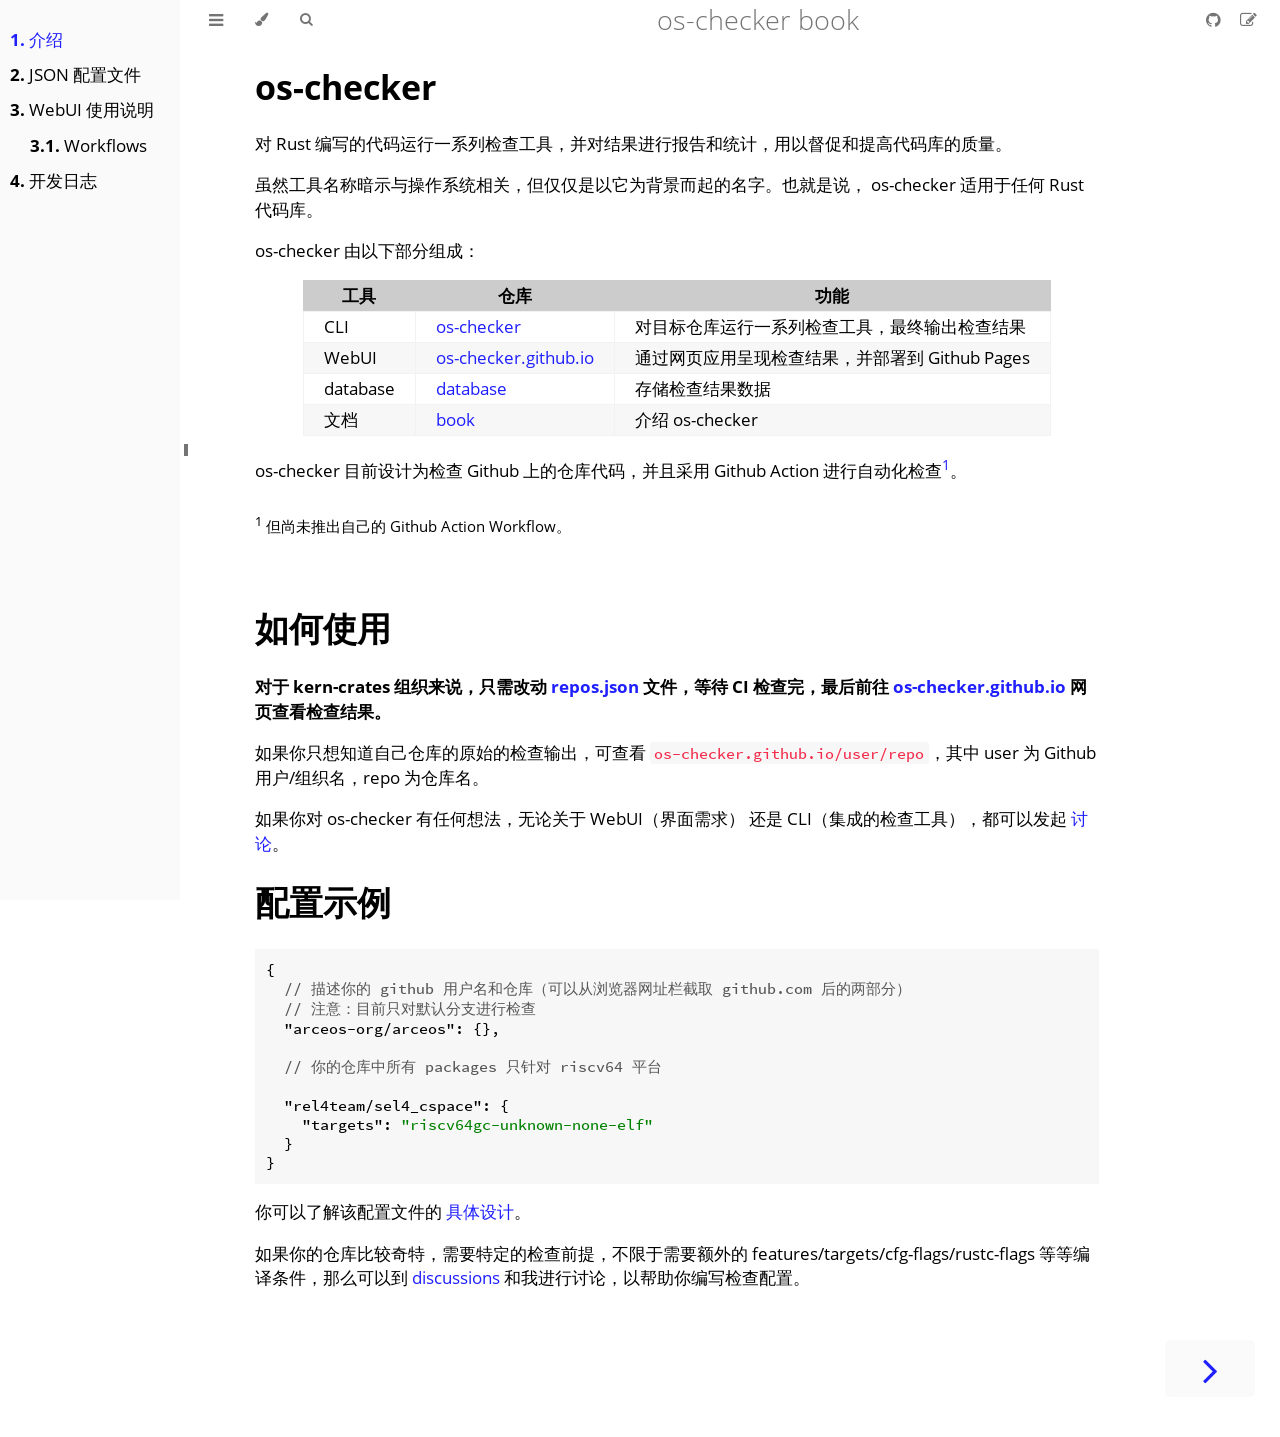
<file: index.html>
<!DOCTYPE HTML>
<html lang="zh" class="light" dir="ltr">
    <head>
        <!-- Book generated using mdBook -->
        <meta charset="UTF-8">
        <title>介绍 - os-checker book</title>


        <!-- Custom HTML head -->
        
        <meta name="description" content="">
        <meta name="viewport" content="width=device-width, initial-scale=1">
        <meta name="theme-color" content="#ffffff">

        <link rel="icon" href="favicon.svg">
        <link rel="shortcut icon" href="favicon.png">
        <link rel="stylesheet" href="css/variables.css">
        <link rel="stylesheet" href="css/general.css">
        <link rel="stylesheet" href="css/chrome.css">

        <!-- Fonts -->
        <link rel="stylesheet" href="FontAwesome/css/font-awesome.css">
        <link rel="stylesheet" href="fonts/fonts.css">

        <!-- Highlight.js Stylesheets -->
        <link rel="stylesheet" href="highlight.css">
        <link rel="stylesheet" href="tomorrow-night.css">
        <link rel="stylesheet" href="ayu-highlight.css">

        <!-- Custom theme stylesheets -->
        <link rel="stylesheet" href="theme/pagetoc.css">

    </head>
    <body class="sidebar-visible no-js">
    <div id="body-container">
        <!-- Provide site root to javascript -->
        <script>
            var path_to_root = "";
            var default_theme = window.matchMedia("(prefers-color-scheme: dark)").matches ? "navy" : "light";
        </script>

        <!-- Work around some values being stored in localStorage wrapped in quotes -->
        <script>
            try {
                var theme = localStorage.getItem('mdbook-theme');
                var sidebar = localStorage.getItem('mdbook-sidebar');

                if (theme.startsWith('"') && theme.endsWith('"')) {
                    localStorage.setItem('mdbook-theme', theme.slice(1, theme.length - 1));
                }

                if (sidebar.startsWith('"') && sidebar.endsWith('"')) {
                    localStorage.setItem('mdbook-sidebar', sidebar.slice(1, sidebar.length - 1));
                }
            } catch (e) { }
        </script>

        <!-- Set the theme before any content is loaded, prevents flash -->
        <script>
            var theme;
            try { theme = localStorage.getItem('mdbook-theme'); } catch(e) { }
            if (theme === null || theme === undefined) { theme = default_theme; }
            var html = document.querySelector('html');
            html.classList.remove('light')
            html.classList.add(theme);
            var body = document.querySelector('body');
            body.classList.remove('no-js')
            body.classList.add('js');
        </script>

        <input type="checkbox" id="sidebar-toggle-anchor" class="hidden">

        <!-- Hide / unhide sidebar before it is displayed -->
        <script>
            var body = document.querySelector('body');
            var sidebar = null;
            var sidebar_toggle = document.getElementById("sidebar-toggle-anchor");
            if (document.body.clientWidth >= 1080) {
                try { sidebar = localStorage.getItem('mdbook-sidebar'); } catch(e) { }
                sidebar = sidebar || 'visible';
            } else {
                sidebar = 'hidden';
            }
            sidebar_toggle.checked = sidebar === 'visible';
            body.classList.remove('sidebar-visible');
            body.classList.add("sidebar-" + sidebar);
        </script>

        <nav id="sidebar" class="sidebar" aria-label="Table of contents">
            <div class="sidebar-scrollbox">
                <ol class="chapter"><li class="chapter-item expanded "><a href="index.html" class="active"><strong aria-hidden="true">1.</strong> 介绍</a></li><li class="chapter-item expanded "><a href="config.html"><strong aria-hidden="true">2.</strong> JSON 配置文件</a></li><li class="chapter-item expanded "><a href="WebUI.html"><strong aria-hidden="true">3.</strong> WebUI 使用说明</a></li><li><ol class="section"><li class="chapter-item expanded "><a href="WebUI/workflows.html"><strong aria-hidden="true">3.1.</strong> Workflows</a></li></ol></li><li class="chapter-item expanded "><a href="devlogs.html"><strong aria-hidden="true">4.</strong> 开发日志</a></li></ol>
            </div>
            <div id="sidebar-resize-handle" class="sidebar-resize-handle">
                <div class="sidebar-resize-indicator"></div>
            </div>
        </nav>

        <!-- Track and set sidebar scroll position -->
        <script>
            var sidebarScrollbox = document.querySelector('#sidebar .sidebar-scrollbox');
            sidebarScrollbox.addEventListener('click', function(e) {
                if (e.target.tagName === 'A') {
                    sessionStorage.setItem('sidebar-scroll', sidebarScrollbox.scrollTop);
                }
            }, { passive: true });
            var sidebarScrollTop = sessionStorage.getItem('sidebar-scroll');
            sessionStorage.removeItem('sidebar-scroll');
            if (sidebarScrollTop) {
                // preserve sidebar scroll position when navigating via links within sidebar
                sidebarScrollbox.scrollTop = sidebarScrollTop;
            } else {
                // scroll sidebar to current active section when navigating via "next/previous chapter" buttons
                var activeSection = document.querySelector('#sidebar .active');
                if (activeSection) {
                    activeSection.scrollIntoView({ block: 'center' });
                }
            }
        </script>

        <div id="page-wrapper" class="page-wrapper">

            <div class="page">
                                <div id="menu-bar-hover-placeholder"></div>
                <div id="menu-bar" class="menu-bar sticky">
                    <div class="left-buttons">
                        <label id="sidebar-toggle" class="icon-button" for="sidebar-toggle-anchor" title="Toggle Table of Contents" aria-label="Toggle Table of Contents" aria-controls="sidebar">
                            <i class="fa fa-bars"></i>
                        </label>
                        <button id="theme-toggle" class="icon-button" type="button" title="Change theme" aria-label="Change theme" aria-haspopup="true" aria-expanded="false" aria-controls="theme-list">
                            <i class="fa fa-paint-brush"></i>
                        </button>
                        <ul id="theme-list" class="theme-popup" aria-label="Themes" role="menu">
                            <li role="none"><button role="menuitem" class="theme" id="light">Light</button></li>
                            <li role="none"><button role="menuitem" class="theme" id="rust">Rust</button></li>
                            <li role="none"><button role="menuitem" class="theme" id="coal">Coal</button></li>
                            <li role="none"><button role="menuitem" class="theme" id="navy">Navy</button></li>
                            <li role="none"><button role="menuitem" class="theme" id="ayu">Ayu</button></li>
                        </ul>
                        <button id="search-toggle" class="icon-button" type="button" title="Search. (Shortkey: s)" aria-label="Toggle Searchbar" aria-expanded="false" aria-keyshortcuts="S" aria-controls="searchbar">
                            <i class="fa fa-search"></i>
                        </button>
                    </div>

                    <h1 class="menu-title">os-checker book</h1>

                    <div class="right-buttons">
                        <a href="https://github.com/os-checker/os-checker" title="Git repository" aria-label="Git repository">
                            <i id="git-repository-button" class="fa fa-github"></i>
                        </a>
                        <a href="https://github.com/os-checker/book/edit/main/src/index.md" title="Suggest an edit" aria-label="Suggest an edit">
                            <i id="git-edit-button" class="fa fa-edit"></i>
                        </a>

                    </div>
                </div>

                <div id="search-wrapper" class="hidden">
                    <form id="searchbar-outer" class="searchbar-outer">
                        <input type="search" id="searchbar" name="searchbar" placeholder="Search this book ..." aria-controls="searchresults-outer" aria-describedby="searchresults-header">
                    </form>
                    <div id="searchresults-outer" class="searchresults-outer hidden">
                        <div id="searchresults-header" class="searchresults-header"></div>
                        <ul id="searchresults">
                        </ul>
                    </div>
                </div>

                <!-- Apply ARIA attributes after the sidebar and the sidebar toggle button are added to the DOM -->
                <script>
                    document.getElementById('sidebar-toggle').setAttribute('aria-expanded', sidebar === 'visible');
                    document.getElementById('sidebar').setAttribute('aria-hidden', sidebar !== 'visible');
                    Array.from(document.querySelectorAll('#sidebar a')).forEach(function(link) {
                        link.setAttribute('tabIndex', sidebar === 'visible' ? 0 : -1);
                    });
                </script>

                <div id="content" class="content">
                    <main>
                        <!-- Page table of contents -->
                        <div class="sidetoc"><nav class="pagetoc"></nav></div>

                        <h1 id="os-checker"><a class="header" href="#os-checker">os-checker</a></h1>
<p>对 Rust 编写的代码运行一系列检查工具，并对结果进行报告和统计，用以督促和提高代码库的质量。</p>
<p>虽然工具名称暗示与操作系统相关，但仅仅是以它为背景而起的名字。也就是说， os-checker 适用于任何 Rust 代码库。</p>
<p>os-checker 由以下部分组成：</p>
<div class="table-wrapper"><table><thead><tr><th>工具</th><th>仓库</th><th>功能</th></tr></thead><tbody>
<tr><td>CLI</td><td><a href="https://github.com/os-checker/os-checker">os-checker</a></td><td>对目标仓库运行一系列检查工具，最终输出检查结果</td></tr>
<tr><td>WebUI</td><td><a href="https://github.com/os-checker/os-checker.github.io">os-checker.github.io</a></td><td>通过网页应用呈现检查结果，并部署到 Github Pages</td></tr>
<tr><td>database</td><td><a href="https://github.com/os-checker/database">database</a></td><td>存储检查结果数据</td></tr>
<tr><td>文档</td><td><a href="https://github.com/os-checker/book">book</a></td><td>介绍 os-checker</td></tr>
</tbody></table>
</div>
<p>os-checker 目前设计为检查 Github 上的仓库代码，并且采用 Github Action 进行自动化检查<sup class="footnote-reference"><a href="#ga">1</a></sup>。</p>
<div class="footnote-definition" id="ga"><sup class="footnote-definition-label">1</sup>
<p>但尚未推出自己的 Github Action Workflow。</p>
</div>
<h1 id="如何使用"><a class="header" href="#如何使用">如何使用</a></h1>
<p><strong>对于 kern-crates 组织来说，只需改动 <a href="https://github.com/os-checker/os-checker/blob/main/assets/repos-ui.json">repos.json</a> 文件，等待 CI 检查完，最后前往 <a href="https://os-checker.github.io">os-checker.github.io</a> 网页查看检查结果。</strong></p>
<p>如果你只想知道自己仓库的原始的检查输出，可查看 <code>os-checker.github.io/user/repo</code>，其中 user 为 Github 用户/组织名，repo 为仓库名。</p>
<p>如果你对 os-checker 有任何想法，无论关于 WebUI（界面需求） 还是 CLI（集成的检查工具），都可以发起 <a href="https://github.com/os-checker/os-checker/discussions">讨论</a>。</p>
<h1 id="配置示例"><a class="header" href="#配置示例">配置示例</a></h1>
<pre><code class="language-json">{
  // 描述你的 github 用户名和仓库（可以从浏览器网址栏截取 github.com 后的两部分）
  // 注意：目前只对默认分支进行检查
  "arceos-org/arceos": {},

  // 你的仓库中所有 packages 只针对 riscv64 平台

  "rel4team/sel4_cspace": {
    "targets": "riscv64gc-unknown-none-elf"
  }
}
</code></pre>
<p>你可以了解该配置文件的 <a href="./config.html">具体设计</a>。</p>
<p>如果你的仓库比较奇特，需要特定的检查前提，不限于需要额外的 features/targets/cfg-flags/rustc-flags 等等编译条件，那么可以到
<a href="https://github.com/os-checker/os-checker/discussions">discussions</a> 和我进行讨论，以帮助你编写检查配置。</p>

                    </main>

                    <nav class="nav-wrapper" aria-label="Page navigation">
                        <!-- Mobile navigation buttons -->

                            <a rel="next prefetch" href="config.html" class="mobile-nav-chapters next" title="Next chapter" aria-label="Next chapter" aria-keyshortcuts="Right">
                                <i class="fa fa-angle-right"></i>
                            </a>

                        <div style="clear: both"></div>
                    </nav>
                </div>
            </div>

            <nav class="nav-wide-wrapper" aria-label="Page navigation">

                    <a rel="next prefetch" href="config.html" class="nav-chapters next" title="Next chapter" aria-label="Next chapter" aria-keyshortcuts="Right">
                        <i class="fa fa-angle-right"></i>
                    </a>
            </nav>

        </div>




        <script>
            window.playground_copyable = true;
        </script>

        <script src="ace.js"></script>
        <script src="editor.js"></script>
        <script src="mode-rust.js"></script>
        <script src="theme-dawn.js"></script>
        <script src="theme-tomorrow_night.js"></script>

        <script src="elasticlunr.min.js"></script>
        <script src="mark.min.js"></script>
        <script src="searcher.js"></script>

        <script src="clipboard.min.js"></script>
        <script src="highlight.js"></script>
        <script src="book.js"></script>

        <!-- Custom JS scripts -->
        <script src="theme/pagetoc.js"></script>


    </div>
    </body>
</html>
</file>
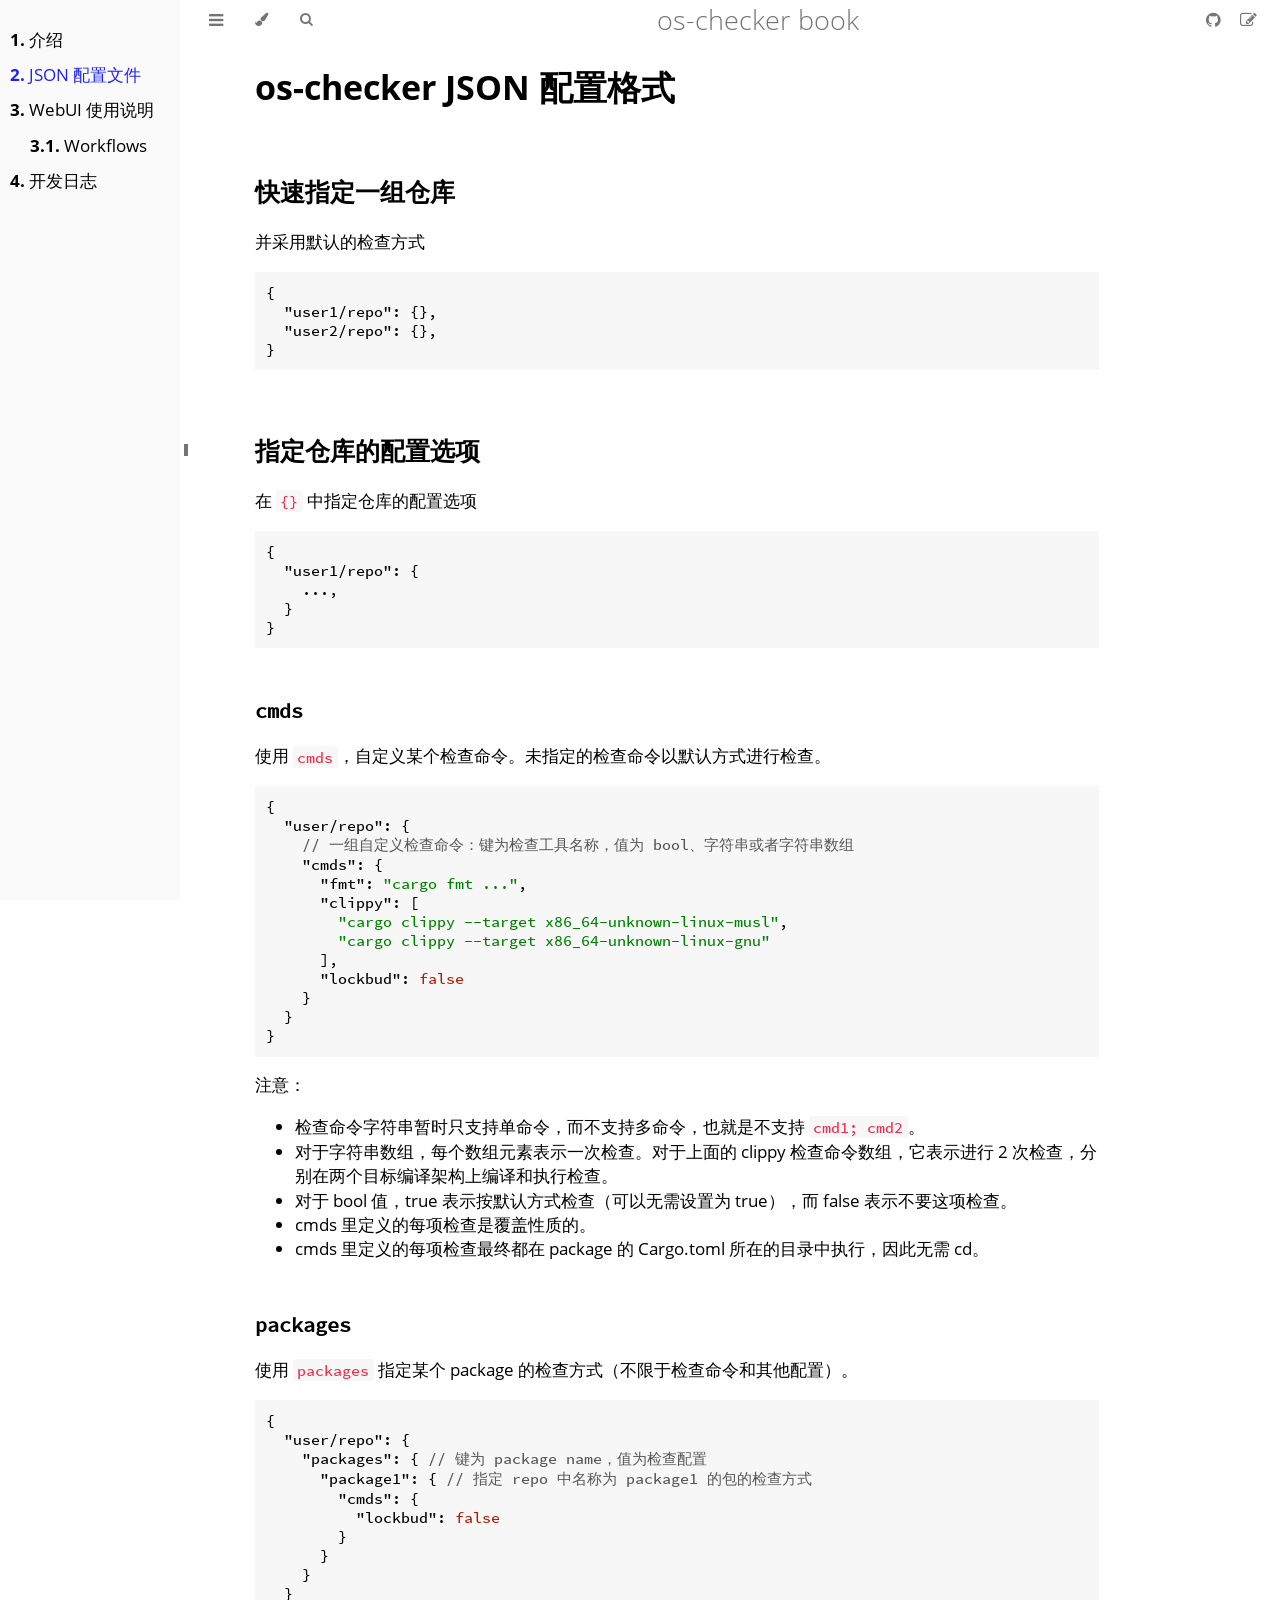
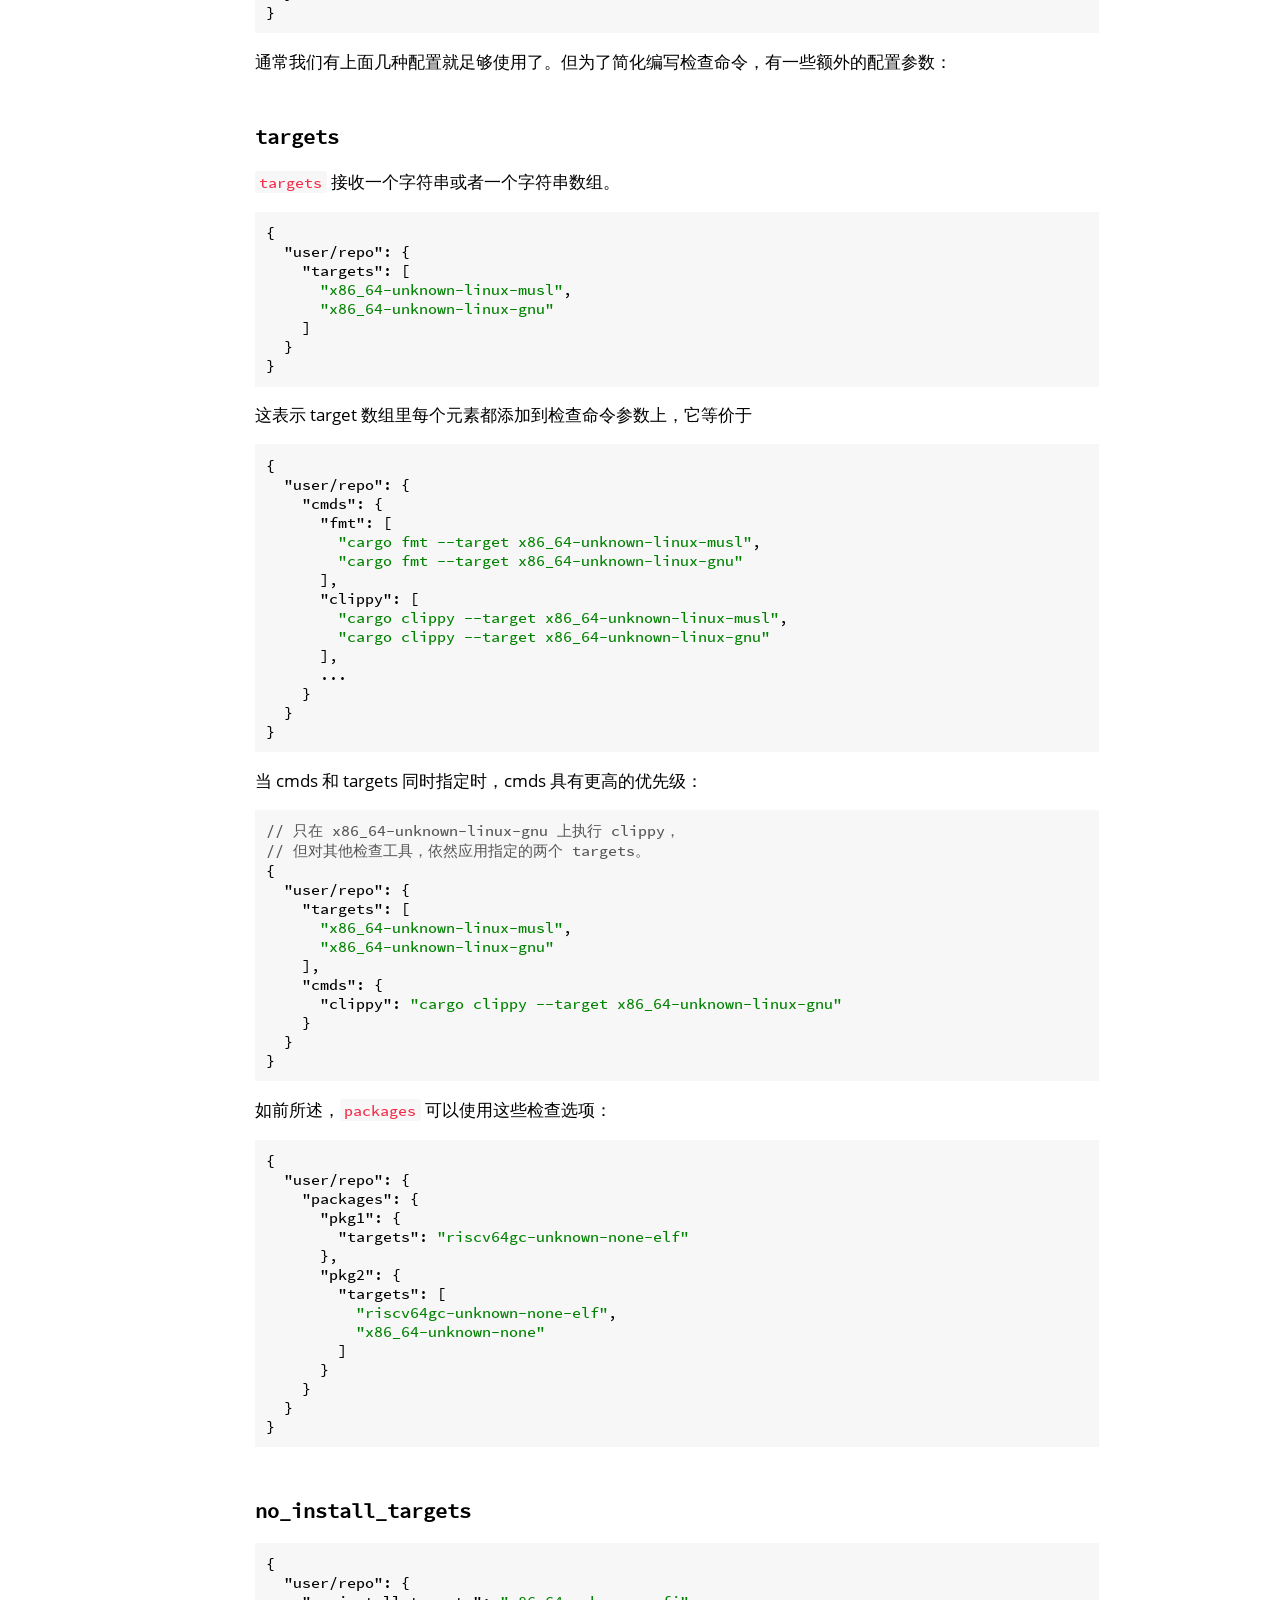
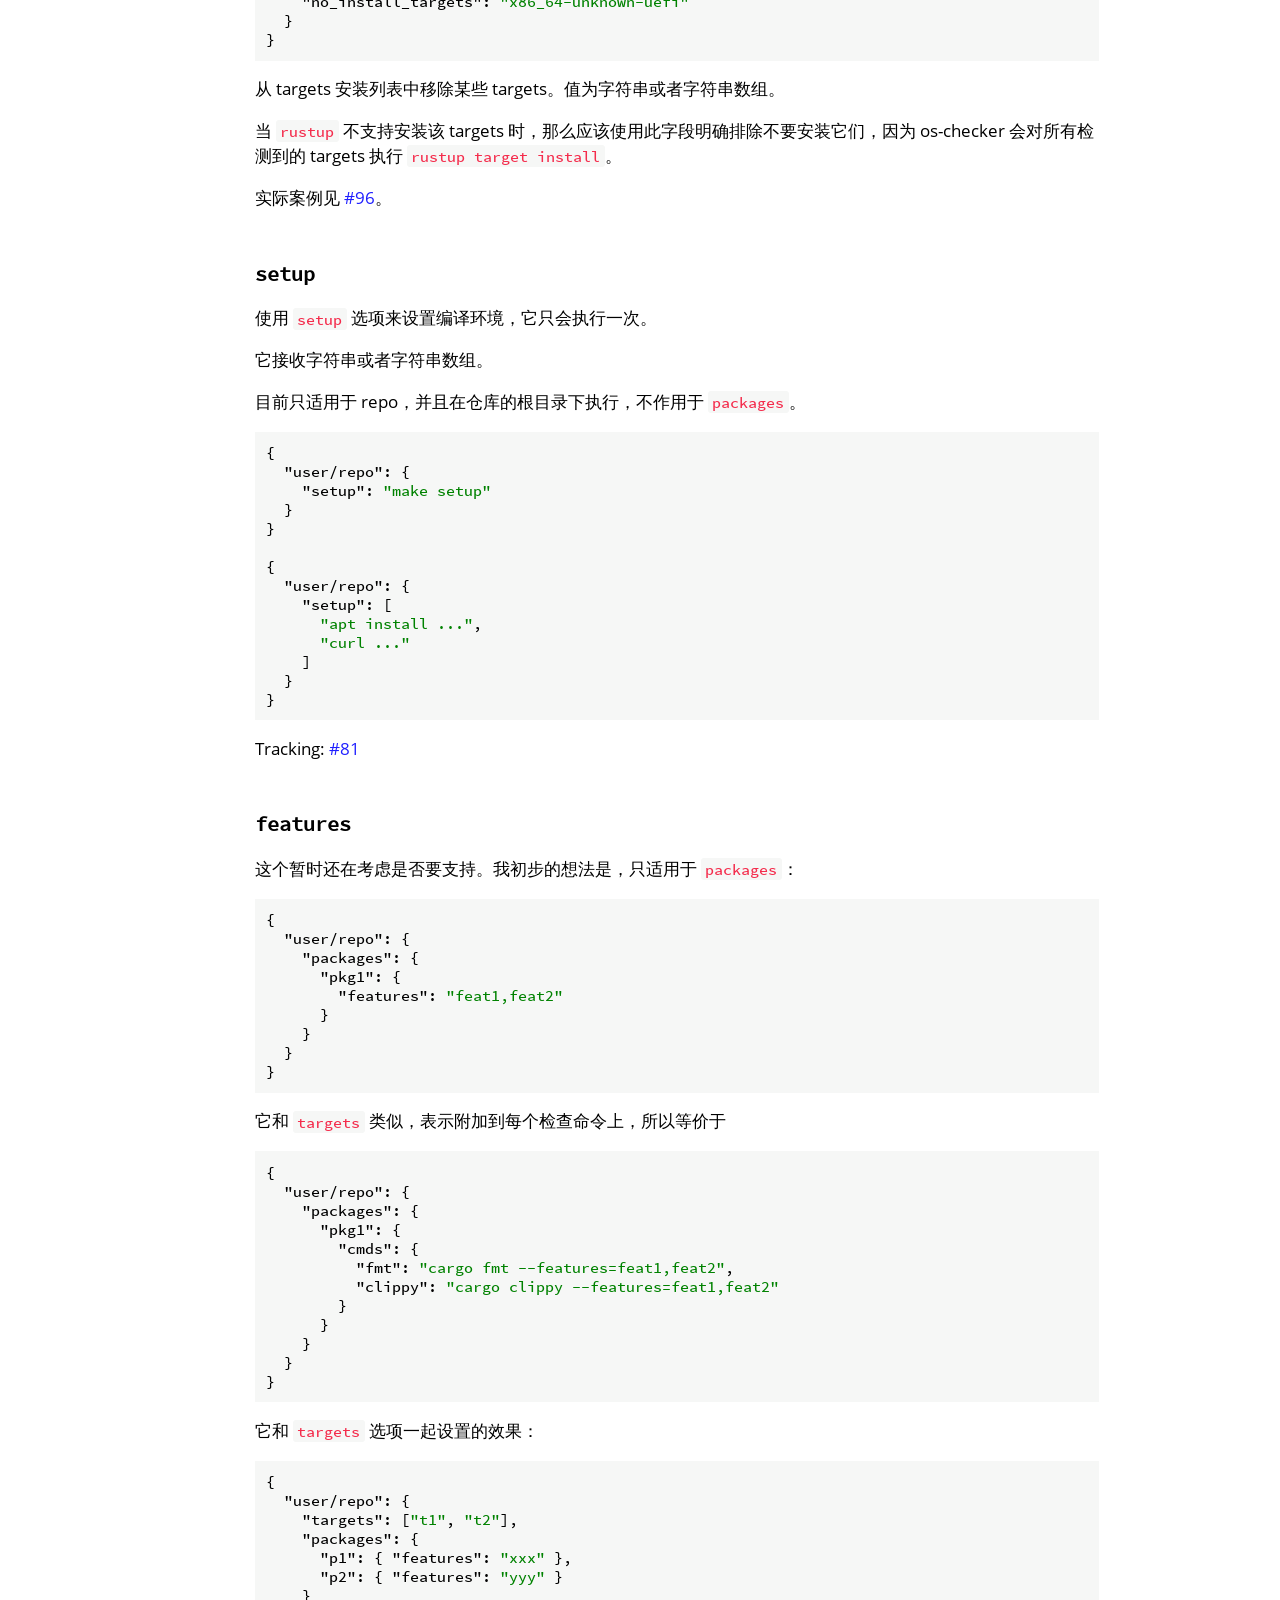
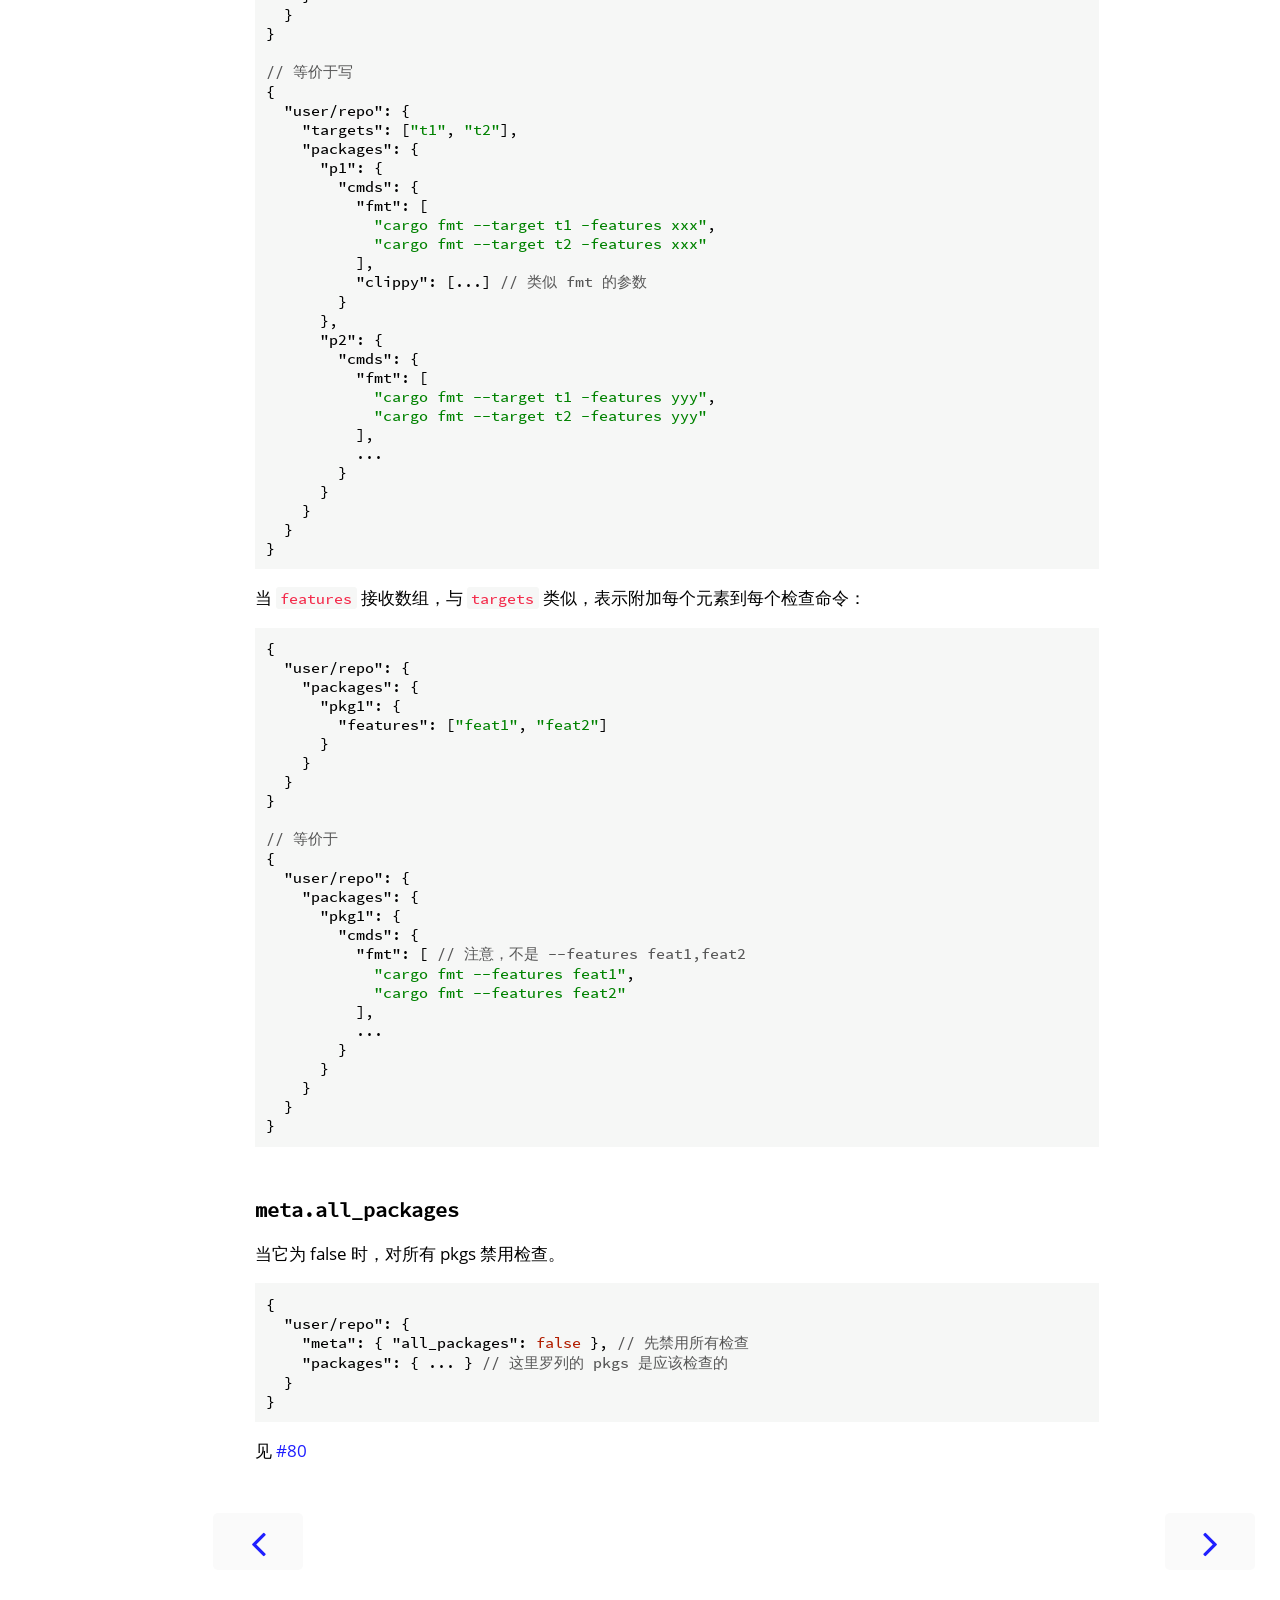
<file: config.html>
<!DOCTYPE HTML>
<html lang="zh" class="light" dir="ltr">
    <head>
        <!-- Book generated using mdBook -->
        <meta charset="UTF-8">
        <title>JSON 配置文件 - os-checker book</title>


        <!-- Custom HTML head -->
        
        <meta name="description" content="">
        <meta name="viewport" content="width=device-width, initial-scale=1">
        <meta name="theme-color" content="#ffffff">

        <link rel="icon" href="favicon.svg">
        <link rel="shortcut icon" href="favicon.png">
        <link rel="stylesheet" href="css/variables.css">
        <link rel="stylesheet" href="css/general.css">
        <link rel="stylesheet" href="css/chrome.css">

        <!-- Fonts -->
        <link rel="stylesheet" href="FontAwesome/css/font-awesome.css">
        <link rel="stylesheet" href="fonts/fonts.css">

        <!-- Highlight.js Stylesheets -->
        <link rel="stylesheet" href="highlight.css">
        <link rel="stylesheet" href="tomorrow-night.css">
        <link rel="stylesheet" href="ayu-highlight.css">

        <!-- Custom theme stylesheets -->
        <link rel="stylesheet" href="theme/pagetoc.css">

    </head>
    <body class="sidebar-visible no-js">
    <div id="body-container">
        <!-- Provide site root to javascript -->
        <script>
            var path_to_root = "";
            var default_theme = window.matchMedia("(prefers-color-scheme: dark)").matches ? "navy" : "light";
        </script>

        <!-- Work around some values being stored in localStorage wrapped in quotes -->
        <script>
            try {
                var theme = localStorage.getItem('mdbook-theme');
                var sidebar = localStorage.getItem('mdbook-sidebar');

                if (theme.startsWith('"') && theme.endsWith('"')) {
                    localStorage.setItem('mdbook-theme', theme.slice(1, theme.length - 1));
                }

                if (sidebar.startsWith('"') && sidebar.endsWith('"')) {
                    localStorage.setItem('mdbook-sidebar', sidebar.slice(1, sidebar.length - 1));
                }
            } catch (e) { }
        </script>

        <!-- Set the theme before any content is loaded, prevents flash -->
        <script>
            var theme;
            try { theme = localStorage.getItem('mdbook-theme'); } catch(e) { }
            if (theme === null || theme === undefined) { theme = default_theme; }
            var html = document.querySelector('html');
            html.classList.remove('light')
            html.classList.add(theme);
            var body = document.querySelector('body');
            body.classList.remove('no-js')
            body.classList.add('js');
        </script>

        <input type="checkbox" id="sidebar-toggle-anchor" class="hidden">

        <!-- Hide / unhide sidebar before it is displayed -->
        <script>
            var body = document.querySelector('body');
            var sidebar = null;
            var sidebar_toggle = document.getElementById("sidebar-toggle-anchor");
            if (document.body.clientWidth >= 1080) {
                try { sidebar = localStorage.getItem('mdbook-sidebar'); } catch(e) { }
                sidebar = sidebar || 'visible';
            } else {
                sidebar = 'hidden';
            }
            sidebar_toggle.checked = sidebar === 'visible';
            body.classList.remove('sidebar-visible');
            body.classList.add("sidebar-" + sidebar);
        </script>

        <nav id="sidebar" class="sidebar" aria-label="Table of contents">
            <div class="sidebar-scrollbox">
                <ol class="chapter"><li class="chapter-item expanded "><a href="index.html"><strong aria-hidden="true">1.</strong> 介绍</a></li><li class="chapter-item expanded "><a href="config.html" class="active"><strong aria-hidden="true">2.</strong> JSON 配置文件</a></li><li class="chapter-item expanded "><a href="WebUI.html"><strong aria-hidden="true">3.</strong> WebUI 使用说明</a></li><li><ol class="section"><li class="chapter-item expanded "><a href="WebUI/workflows.html"><strong aria-hidden="true">3.1.</strong> Workflows</a></li></ol></li><li class="chapter-item expanded "><a href="devlogs.html"><strong aria-hidden="true">4.</strong> 开发日志</a></li></ol>
            </div>
            <div id="sidebar-resize-handle" class="sidebar-resize-handle">
                <div class="sidebar-resize-indicator"></div>
            </div>
        </nav>

        <!-- Track and set sidebar scroll position -->
        <script>
            var sidebarScrollbox = document.querySelector('#sidebar .sidebar-scrollbox');
            sidebarScrollbox.addEventListener('click', function(e) {
                if (e.target.tagName === 'A') {
                    sessionStorage.setItem('sidebar-scroll', sidebarScrollbox.scrollTop);
                }
            }, { passive: true });
            var sidebarScrollTop = sessionStorage.getItem('sidebar-scroll');
            sessionStorage.removeItem('sidebar-scroll');
            if (sidebarScrollTop) {
                // preserve sidebar scroll position when navigating via links within sidebar
                sidebarScrollbox.scrollTop = sidebarScrollTop;
            } else {
                // scroll sidebar to current active section when navigating via "next/previous chapter" buttons
                var activeSection = document.querySelector('#sidebar .active');
                if (activeSection) {
                    activeSection.scrollIntoView({ block: 'center' });
                }
            }
        </script>

        <div id="page-wrapper" class="page-wrapper">

            <div class="page">
                                <div id="menu-bar-hover-placeholder"></div>
                <div id="menu-bar" class="menu-bar sticky">
                    <div class="left-buttons">
                        <label id="sidebar-toggle" class="icon-button" for="sidebar-toggle-anchor" title="Toggle Table of Contents" aria-label="Toggle Table of Contents" aria-controls="sidebar">
                            <i class="fa fa-bars"></i>
                        </label>
                        <button id="theme-toggle" class="icon-button" type="button" title="Change theme" aria-label="Change theme" aria-haspopup="true" aria-expanded="false" aria-controls="theme-list">
                            <i class="fa fa-paint-brush"></i>
                        </button>
                        <ul id="theme-list" class="theme-popup" aria-label="Themes" role="menu">
                            <li role="none"><button role="menuitem" class="theme" id="light">Light</button></li>
                            <li role="none"><button role="menuitem" class="theme" id="rust">Rust</button></li>
                            <li role="none"><button role="menuitem" class="theme" id="coal">Coal</button></li>
                            <li role="none"><button role="menuitem" class="theme" id="navy">Navy</button></li>
                            <li role="none"><button role="menuitem" class="theme" id="ayu">Ayu</button></li>
                        </ul>
                        <button id="search-toggle" class="icon-button" type="button" title="Search. (Shortkey: s)" aria-label="Toggle Searchbar" aria-expanded="false" aria-keyshortcuts="S" aria-controls="searchbar">
                            <i class="fa fa-search"></i>
                        </button>
                    </div>

                    <h1 class="menu-title">os-checker book</h1>

                    <div class="right-buttons">
                        <a href="https://github.com/os-checker/os-checker" title="Git repository" aria-label="Git repository">
                            <i id="git-repository-button" class="fa fa-github"></i>
                        </a>
                        <a href="https://github.com/os-checker/book/edit/main/src/config.md" title="Suggest an edit" aria-label="Suggest an edit">
                            <i id="git-edit-button" class="fa fa-edit"></i>
                        </a>

                    </div>
                </div>

                <div id="search-wrapper" class="hidden">
                    <form id="searchbar-outer" class="searchbar-outer">
                        <input type="search" id="searchbar" name="searchbar" placeholder="Search this book ..." aria-controls="searchresults-outer" aria-describedby="searchresults-header">
                    </form>
                    <div id="searchresults-outer" class="searchresults-outer hidden">
                        <div id="searchresults-header" class="searchresults-header"></div>
                        <ul id="searchresults">
                        </ul>
                    </div>
                </div>

                <!-- Apply ARIA attributes after the sidebar and the sidebar toggle button are added to the DOM -->
                <script>
                    document.getElementById('sidebar-toggle').setAttribute('aria-expanded', sidebar === 'visible');
                    document.getElementById('sidebar').setAttribute('aria-hidden', sidebar !== 'visible');
                    Array.from(document.querySelectorAll('#sidebar a')).forEach(function(link) {
                        link.setAttribute('tabIndex', sidebar === 'visible' ? 0 : -1);
                    });
                </script>

                <div id="content" class="content">
                    <main>
                        <!-- Page table of contents -->
                        <div class="sidetoc"><nav class="pagetoc"></nav></div>

                        <h1 id="os-checker-json-配置格式"><a class="header" href="#os-checker-json-配置格式">os-checker JSON 配置格式</a></h1>
<h2 id="快速指定一组仓库"><a class="header" href="#快速指定一组仓库">快速指定一组仓库</a></h2>
<p>并采用默认的检查方式</p>
<pre><code class="language-json">{
  "user1/repo": {},
  "user2/repo": {},
}
</code></pre>
<h2 id="指定仓库的配置选项"><a class="header" href="#指定仓库的配置选项">指定仓库的配置选项</a></h2>
<p>在 <code>{}</code> 中指定仓库的配置选项</p>
<pre><code class="language-json">{
  "user1/repo": {
    ...,
  }
}
</code></pre>
<h3 id="cmds"><a class="header" href="#cmds"><code>cmds</code></a></h3>
<p>使用 <code>cmds</code>，自定义某个检查命令。未指定的检查命令以默认方式进行检查。</p>
<pre><code class="language-json">{
  "user/repo": {
    // 一组自定义检查命令：键为检查工具名称，值为 bool、字符串或者字符串数组
    "cmds": {
      "fmt": "cargo fmt ...",
      "clippy": [
        "cargo clippy --target x86_64-unknown-linux-musl",
        "cargo clippy --target x86_64-unknown-linux-gnu"
      ],
      "lockbud": false
    }
  }
}
</code></pre>
<p>注意：</p>
<ul>
<li>检查命令字符串暂时只支持单命令，而不支持多命令，也就是不支持 <code>cmd1; cmd2</code>。</li>
<li>对于字符串数组，每个数组元素表示一次检查。对于上面的 clippy 检查命令数组，它表示进行
2 次检查，分别在两个目标编译架构上编译和执行检查。</li>
<li>对于 bool 值，true 表示按默认方式检查（可以无需设置为 true），而 false 表示不要这项检查。</li>
<li>cmds 里定义的每项检查是覆盖性质的。</li>
<li>cmds 里定义的每项检查最终都在 package 的 Cargo.toml 所在的目录中执行，因此无需 cd。</li>
</ul>
<h3 id="packages"><a class="header" href="#packages"><code>packages</code></a></h3>
<p>使用 <code>packages</code> 指定某个 package 的检查方式（不限于检查命令和其他配置）。</p>
<pre><code class="language-json">{
  "user/repo": {
    "packages": { // 键为 package name，值为检查配置
      "package1": { // 指定 repo 中名称为 package1 的包的检查方式
        "cmds": {
          "lockbud": false
        }
      }
    }
  }
}
</code></pre>
<p>通常我们有上面几种配置就足够使用了。但为了简化编写检查命令，有一些额外的配置参数：</p>
<h3 id="targets"><a class="header" href="#targets"><code>targets</code></a></h3>
<p><code>targets</code> 接收一个字符串或者一个字符串数组。</p>
<pre><code class="language-json">{
  "user/repo": {
    "targets": [
      "x86_64-unknown-linux-musl",
      "x86_64-unknown-linux-gnu"
    ]
  }
}
</code></pre>
<p>这表示 target 数组里每个元素都添加到检查命令参数上，它等价于</p>
<pre><code class="language-json">{
  "user/repo": {
    "cmds": {
      "fmt": [
        "cargo fmt --target x86_64-unknown-linux-musl",
        "cargo fmt --target x86_64-unknown-linux-gnu"
      ],
      "clippy": [
        "cargo clippy --target x86_64-unknown-linux-musl",
        "cargo clippy --target x86_64-unknown-linux-gnu"
      ],
      ...
    }
  }
}
</code></pre>
<p>当 cmds 和 targets 同时指定时，cmds 具有更高的优先级：</p>
<pre><code class="language-json">// 只在 x86_64-unknown-linux-gnu 上执行 clippy，
// 但对其他检查工具，依然应用指定的两个 targets。
{
  "user/repo": {
    "targets": [
      "x86_64-unknown-linux-musl",
      "x86_64-unknown-linux-gnu"
    ],
    "cmds": {
      "clippy": "cargo clippy --target x86_64-unknown-linux-gnu"
    }
  }
}
</code></pre>
<p>如前所述，<code>packages</code> 可以使用这些检查选项：</p>
<pre><code class="language-json">{
  "user/repo": {
    "packages": {
      "pkg1": {
        "targets": "riscv64gc-unknown-none-elf"
      },
      "pkg2": {
        "targets": [
          "riscv64gc-unknown-none-elf",
          "x86_64-unknown-none"
        ]
      }
    }
  }
}
</code></pre>
<h3 id="no_install_targets"><a class="header" href="#no_install_targets"><code>no_install_targets</code></a></h3>
<pre><code class="language-json">{
  "user/repo": {
    "no_install_targets": "x86_64-unknown-uefi"
  }
}
</code></pre>
<p>从 targets 安装列表中移除某些 targets。值为字符串或者字符串数组。</p>
<p>当 <code>rustup</code> 不支持安装该 targets 时，那么应该使用此字段明确排除不要安装它们，因为
os-checker 会对所有检测到的 targets 执行 <code>rustup target install</code>。</p>
<p>实际案例见 <a href="https://github.com/os-checker/os-checker/issues/96#issuecomment-2373513203">#96</a>。</p>
<h3 id="setup"><a class="header" href="#setup"><code>setup</code></a></h3>
<p>使用 <code>setup</code> 选项来设置编译环境，它只会执行一次。</p>
<p>它接收字符串或者字符串数组。</p>
<p>目前只适用于 repo，并且在仓库的根目录下执行，不作用于 <code>packages</code>。</p>
<pre><code class="language-json">{
  "user/repo": {
    "setup": "make setup"
  }
}

{
  "user/repo": {
    "setup": [
      "apt install ...",
      "curl ..."
    ]
  }
}
</code></pre>
<p>Tracking: <a href="https://github.com/os-checker/os-checker/issues/81">#81</a></p>
<h3 id="features"><a class="header" href="#features"><code>features</code></a></h3>
<p>这个暂时还在考虑是否要支持。我初步的想法是，只适用于 <code>packages</code>：</p>
<pre><code class="language-json">{
  "user/repo": {
    "packages": {
      "pkg1": {
        "features": "feat1,feat2"
      }
    }
  }
}
</code></pre>
<p>它和 <code>targets</code> 类似，表示附加到每个检查命令上，所以等价于</p>
<pre><code class="language-json">{
  "user/repo": {
    "packages": {
      "pkg1": {
        "cmds": {
          "fmt": "cargo fmt --features=feat1,feat2",
          "clippy": "cargo clippy --features=feat1,feat2"
        }
      }
    }
  }
}
</code></pre>
<p>它和 <code>targets</code> 选项一起设置的效果：</p>
<pre><code class="language-json">{
  "user/repo": {
    "targets": ["t1", "t2"],
    "packages": {
      "p1": { "features": "xxx" },
      "p2": { "features": "yyy" }
    }
  }
}

// 等价于写
{
  "user/repo": {
    "targets": ["t1", "t2"],
    "packages": {
      "p1": {
        "cmds": {
          "fmt": [
            "cargo fmt --target t1 -features xxx",
            "cargo fmt --target t2 -features xxx"
          ],
          "clippy": [...] // 类似 fmt 的参数
        }
      },
      "p2": {
        "cmds": {
          "fmt": [
            "cargo fmt --target t1 -features yyy",
            "cargo fmt --target t2 -features yyy"
          ],
          ...
        }
      }
    }
  }
}
</code></pre>
<p>当 <code>features</code> 接收数组，与 <code>targets</code> 类似，表示附加每个元素到每个检查命令：</p>
<pre><code class="language-json">{
  "user/repo": {
    "packages": {
      "pkg1": {
        "features": ["feat1", "feat2"]
      }
    }
  }
}

// 等价于
{
  "user/repo": {
    "packages": {
      "pkg1": {
        "cmds": {
          "fmt": [ // 注意，不是 --features feat1,feat2
            "cargo fmt --features feat1",
            "cargo fmt --features feat2"
          ],
          ...
        }
      }
    }
  }
}
</code></pre>
<h3 id="metaall_packages"><a class="header" href="#metaall_packages"><code>meta.all_packages</code></a></h3>
<p>当它为 false 时，对所有 pkgs 禁用检查。</p>
<pre><code class="language-json">{
  "user/repo": {
    "meta": { "all_packages": false }, // 先禁用所有检查
    "packages": { ... } // 这里罗列的 pkgs 是应该检查的
  }
}
</code></pre>
<p>见 <a href="https://github.com/os-checker/os-checker/issues/80">#80</a></p>

                    </main>

                    <nav class="nav-wrapper" aria-label="Page navigation">
                        <!-- Mobile navigation buttons -->
                            <a rel="prev" href="index.html" class="mobile-nav-chapters previous" title="Previous chapter" aria-label="Previous chapter" aria-keyshortcuts="Left">
                                <i class="fa fa-angle-left"></i>
                            </a>

                            <a rel="next prefetch" href="WebUI.html" class="mobile-nav-chapters next" title="Next chapter" aria-label="Next chapter" aria-keyshortcuts="Right">
                                <i class="fa fa-angle-right"></i>
                            </a>

                        <div style="clear: both"></div>
                    </nav>
                </div>
            </div>

            <nav class="nav-wide-wrapper" aria-label="Page navigation">
                    <a rel="prev" href="index.html" class="nav-chapters previous" title="Previous chapter" aria-label="Previous chapter" aria-keyshortcuts="Left">
                        <i class="fa fa-angle-left"></i>
                    </a>

                    <a rel="next prefetch" href="WebUI.html" class="nav-chapters next" title="Next chapter" aria-label="Next chapter" aria-keyshortcuts="Right">
                        <i class="fa fa-angle-right"></i>
                    </a>
            </nav>

        </div>




        <script>
            window.playground_copyable = true;
        </script>

        <script src="ace.js"></script>
        <script src="editor.js"></script>
        <script src="mode-rust.js"></script>
        <script src="theme-dawn.js"></script>
        <script src="theme-tomorrow_night.js"></script>

        <script src="elasticlunr.min.js"></script>
        <script src="mark.min.js"></script>
        <script src="searcher.js"></script>

        <script src="clipboard.min.js"></script>
        <script src="highlight.js"></script>
        <script src="book.js"></script>

        <!-- Custom JS scripts -->
        <script src="theme/pagetoc.js"></script>


    </div>
    </body>
</html>
</file>
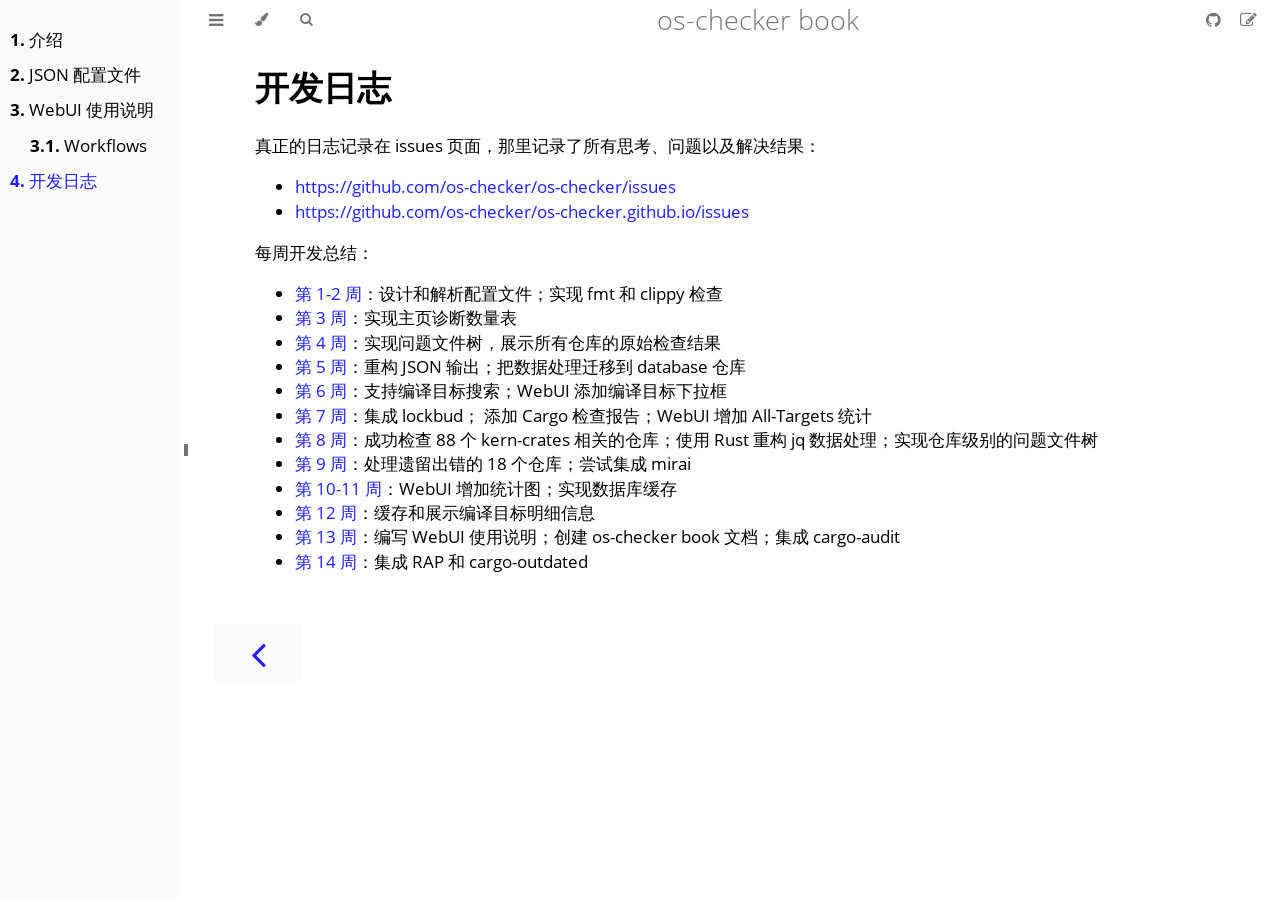
<file: devlogs.html>
<!DOCTYPE HTML>
<html lang="zh" class="light" dir="ltr">
    <head>
        <!-- Book generated using mdBook -->
        <meta charset="UTF-8">
        <title>开发日志 - os-checker book</title>


        <!-- Custom HTML head -->
        
        <meta name="description" content="">
        <meta name="viewport" content="width=device-width, initial-scale=1">
        <meta name="theme-color" content="#ffffff">

        <link rel="icon" href="favicon.svg">
        <link rel="shortcut icon" href="favicon.png">
        <link rel="stylesheet" href="css/variables.css">
        <link rel="stylesheet" href="css/general.css">
        <link rel="stylesheet" href="css/chrome.css">

        <!-- Fonts -->
        <link rel="stylesheet" href="FontAwesome/css/font-awesome.css">
        <link rel="stylesheet" href="fonts/fonts.css">

        <!-- Highlight.js Stylesheets -->
        <link rel="stylesheet" href="highlight.css">
        <link rel="stylesheet" href="tomorrow-night.css">
        <link rel="stylesheet" href="ayu-highlight.css">

        <!-- Custom theme stylesheets -->
        <link rel="stylesheet" href="theme/pagetoc.css">

    </head>
    <body class="sidebar-visible no-js">
    <div id="body-container">
        <!-- Provide site root to javascript -->
        <script>
            var path_to_root = "";
            var default_theme = window.matchMedia("(prefers-color-scheme: dark)").matches ? "navy" : "light";
        </script>

        <!-- Work around some values being stored in localStorage wrapped in quotes -->
        <script>
            try {
                var theme = localStorage.getItem('mdbook-theme');
                var sidebar = localStorage.getItem('mdbook-sidebar');

                if (theme.startsWith('"') && theme.endsWith('"')) {
                    localStorage.setItem('mdbook-theme', theme.slice(1, theme.length - 1));
                }

                if (sidebar.startsWith('"') && sidebar.endsWith('"')) {
                    localStorage.setItem('mdbook-sidebar', sidebar.slice(1, sidebar.length - 1));
                }
            } catch (e) { }
        </script>

        <!-- Set the theme before any content is loaded, prevents flash -->
        <script>
            var theme;
            try { theme = localStorage.getItem('mdbook-theme'); } catch(e) { }
            if (theme === null || theme === undefined) { theme = default_theme; }
            var html = document.querySelector('html');
            html.classList.remove('light')
            html.classList.add(theme);
            var body = document.querySelector('body');
            body.classList.remove('no-js')
            body.classList.add('js');
        </script>

        <input type="checkbox" id="sidebar-toggle-anchor" class="hidden">

        <!-- Hide / unhide sidebar before it is displayed -->
        <script>
            var body = document.querySelector('body');
            var sidebar = null;
            var sidebar_toggle = document.getElementById("sidebar-toggle-anchor");
            if (document.body.clientWidth >= 1080) {
                try { sidebar = localStorage.getItem('mdbook-sidebar'); } catch(e) { }
                sidebar = sidebar || 'visible';
            } else {
                sidebar = 'hidden';
            }
            sidebar_toggle.checked = sidebar === 'visible';
            body.classList.remove('sidebar-visible');
            body.classList.add("sidebar-" + sidebar);
        </script>

        <nav id="sidebar" class="sidebar" aria-label="Table of contents">
            <div class="sidebar-scrollbox">
                <ol class="chapter"><li class="chapter-item expanded "><a href="index.html"><strong aria-hidden="true">1.</strong> 介绍</a></li><li class="chapter-item expanded "><a href="config.html"><strong aria-hidden="true">2.</strong> JSON 配置文件</a></li><li class="chapter-item expanded "><a href="WebUI.html"><strong aria-hidden="true">3.</strong> WebUI 使用说明</a></li><li><ol class="section"><li class="chapter-item expanded "><a href="WebUI/workflows.html"><strong aria-hidden="true">3.1.</strong> Workflows</a></li></ol></li><li class="chapter-item expanded "><a href="devlogs.html" class="active"><strong aria-hidden="true">4.</strong> 开发日志</a></li></ol>
            </div>
            <div id="sidebar-resize-handle" class="sidebar-resize-handle">
                <div class="sidebar-resize-indicator"></div>
            </div>
        </nav>

        <!-- Track and set sidebar scroll position -->
        <script>
            var sidebarScrollbox = document.querySelector('#sidebar .sidebar-scrollbox');
            sidebarScrollbox.addEventListener('click', function(e) {
                if (e.target.tagName === 'A') {
                    sessionStorage.setItem('sidebar-scroll', sidebarScrollbox.scrollTop);
                }
            }, { passive: true });
            var sidebarScrollTop = sessionStorage.getItem('sidebar-scroll');
            sessionStorage.removeItem('sidebar-scroll');
            if (sidebarScrollTop) {
                // preserve sidebar scroll position when navigating via links within sidebar
                sidebarScrollbox.scrollTop = sidebarScrollTop;
            } else {
                // scroll sidebar to current active section when navigating via "next/previous chapter" buttons
                var activeSection = document.querySelector('#sidebar .active');
                if (activeSection) {
                    activeSection.scrollIntoView({ block: 'center' });
                }
            }
        </script>

        <div id="page-wrapper" class="page-wrapper">

            <div class="page">
                                <div id="menu-bar-hover-placeholder"></div>
                <div id="menu-bar" class="menu-bar sticky">
                    <div class="left-buttons">
                        <label id="sidebar-toggle" class="icon-button" for="sidebar-toggle-anchor" title="Toggle Table of Contents" aria-label="Toggle Table of Contents" aria-controls="sidebar">
                            <i class="fa fa-bars"></i>
                        </label>
                        <button id="theme-toggle" class="icon-button" type="button" title="Change theme" aria-label="Change theme" aria-haspopup="true" aria-expanded="false" aria-controls="theme-list">
                            <i class="fa fa-paint-brush"></i>
                        </button>
                        <ul id="theme-list" class="theme-popup" aria-label="Themes" role="menu">
                            <li role="none"><button role="menuitem" class="theme" id="light">Light</button></li>
                            <li role="none"><button role="menuitem" class="theme" id="rust">Rust</button></li>
                            <li role="none"><button role="menuitem" class="theme" id="coal">Coal</button></li>
                            <li role="none"><button role="menuitem" class="theme" id="navy">Navy</button></li>
                            <li role="none"><button role="menuitem" class="theme" id="ayu">Ayu</button></li>
                        </ul>
                        <button id="search-toggle" class="icon-button" type="button" title="Search. (Shortkey: s)" aria-label="Toggle Searchbar" aria-expanded="false" aria-keyshortcuts="S" aria-controls="searchbar">
                            <i class="fa fa-search"></i>
                        </button>
                    </div>

                    <h1 class="menu-title">os-checker book</h1>

                    <div class="right-buttons">
                        <a href="https://github.com/os-checker/os-checker" title="Git repository" aria-label="Git repository">
                            <i id="git-repository-button" class="fa fa-github"></i>
                        </a>
                        <a href="https://github.com/os-checker/book/edit/main/src/devlogs.md" title="Suggest an edit" aria-label="Suggest an edit">
                            <i id="git-edit-button" class="fa fa-edit"></i>
                        </a>

                    </div>
                </div>

                <div id="search-wrapper" class="hidden">
                    <form id="searchbar-outer" class="searchbar-outer">
                        <input type="search" id="searchbar" name="searchbar" placeholder="Search this book ..." aria-controls="searchresults-outer" aria-describedby="searchresults-header">
                    </form>
                    <div id="searchresults-outer" class="searchresults-outer hidden">
                        <div id="searchresults-header" class="searchresults-header"></div>
                        <ul id="searchresults">
                        </ul>
                    </div>
                </div>

                <!-- Apply ARIA attributes after the sidebar and the sidebar toggle button are added to the DOM -->
                <script>
                    document.getElementById('sidebar-toggle').setAttribute('aria-expanded', sidebar === 'visible');
                    document.getElementById('sidebar').setAttribute('aria-hidden', sidebar !== 'visible');
                    Array.from(document.querySelectorAll('#sidebar a')).forEach(function(link) {
                        link.setAttribute('tabIndex', sidebar === 'visible' ? 0 : -1);
                    });
                </script>

                <div id="content" class="content">
                    <main>
                        <!-- Page table of contents -->
                        <div class="sidetoc"><nav class="pagetoc"></nav></div>

                        <h1 id="开发日志"><a class="header" href="#开发日志">开发日志</a></h1>
<p>真正的日志记录在 issues 页面，那里记录了所有思考、问题以及解决结果：</p>
<ul>
<li><a href="https://github.com/os-checker/os-checker/issues">https://github.com/os-checker/os-checker/issues</a></li>
<li><a href="https://github.com/os-checker/os-checker.github.io/issues">https://github.com/os-checker/os-checker.github.io/issues</a></li>
</ul>
<p>每周开发总结：</p>
<ul>
<li><a href="https://github.com/os-checker/os-checker/blob/3fdf88db57403949f95c3034608481d64db80764/assets/development-logs.md">第 1-2 周</a>：设计和解析配置文件；实现 fmt 和 clippy 检查</li>
<li><a href="https://github.com/os-checker/os-checker/discussions/15">第 3 周</a>：实现主页诊断数量表</li>
<li><a href="https://github.com/os-checker/os-checker/discussions/20">第 4 周</a>：实现问题文件树，展示所有仓库的原始检查结果</li>
<li><a href="https://github.com/os-checker/os-checker/discussions/24">第 5 周</a>：重构 JSON 输出；把数据处理迁移到 database 仓库</li>
<li><a href="https://github.com/os-checker/os-checker/discussions/32">第 6 周</a>：支持编译目标搜索；WebUI 添加编译目标下拉框</li>
<li><a href="https://github.com/os-checker/os-checker/discussions/41">第 7 周</a>：集成 lockbud； 添加 Cargo 检查报告；WebUI 增加 All-Targets 统计</li>
<li><a href="https://github.com/os-checker/os-checker/discussions/66">第 8 周</a>：成功检查 88 个 kern-crates 相关的仓库；使用 Rust 重构 jq 数据处理；实现仓库级别的问题文件树</li>
<li><a href="https://github.com/os-checker/os-checker/discussions/90">第 9 周</a>：处理遗留出错的 18 个仓库；尝试集成 mirai</li>
<li><a href="https://github.com/os-checker/os-checker/discussions/104">第 10-11 周</a>：WebUI 增加统计图；实现数据库缓存</li>
<li><a href="https://github.com/os-checker/os-checker/discussions/121">第 12 周</a>：缓存和展示编译目标明细信息</li>
<li><a href="https://github.com/os-checker/os-checker/discussions/136">第 13 周</a>：编写 WebUI 使用说明；创建 os-checker book 文档；集成 cargo-audit</li>
<li><a href="https://github.com/os-checker/os-checker/discussions/145">第 14 周</a>：集成 RAP 和 cargo-outdated</li>
</ul>

                    </main>

                    <nav class="nav-wrapper" aria-label="Page navigation">
                        <!-- Mobile navigation buttons -->
                            <a rel="prev" href="WebUI/workflows.html" class="mobile-nav-chapters previous" title="Previous chapter" aria-label="Previous chapter" aria-keyshortcuts="Left">
                                <i class="fa fa-angle-left"></i>
                            </a>


                        <div style="clear: both"></div>
                    </nav>
                </div>
            </div>

            <nav class="nav-wide-wrapper" aria-label="Page navigation">
                    <a rel="prev" href="WebUI/workflows.html" class="nav-chapters previous" title="Previous chapter" aria-label="Previous chapter" aria-keyshortcuts="Left">
                        <i class="fa fa-angle-left"></i>
                    </a>

            </nav>

        </div>




        <script>
            window.playground_copyable = true;
        </script>

        <script src="ace.js"></script>
        <script src="editor.js"></script>
        <script src="mode-rust.js"></script>
        <script src="theme-dawn.js"></script>
        <script src="theme-tomorrow_night.js"></script>

        <script src="elasticlunr.min.js"></script>
        <script src="mark.min.js"></script>
        <script src="searcher.js"></script>

        <script src="clipboard.min.js"></script>
        <script src="highlight.js"></script>
        <script src="book.js"></script>

        <!-- Custom JS scripts -->
        <script src="theme/pagetoc.js"></script>


    </div>
    </body>
</html>
</file>
<file: css/variables.css>
/* Globals */

:root {
    --sidebar-width: 180px;
    --sidebar-resize-indicator-width: 8px;
    --sidebar-resize-indicator-space: 2px;
    --page-padding: 15px;
    --content-max-width: 88%;
    --menu-bar-height: 40px;
    --mono-font: "Source Code Pro", Consolas, "Ubuntu Mono", Menlo, "DejaVu Sans Mono", monospace, monospace;
    --code-font-size: 0.875em /* please adjust the ace font size accordingly in editor.js */
    --pagetoc-width: 15%;
    --pagetoc-fontsize: 14.5px;
}

@media only screen and (max-width:1439px) {
 :root{
    --content-max-width: 98%;
  }
}

/* Themes */

.ayu {
    --bg: hsl(210, 25%, 8%);
    --fg: #c5c5c5;

    --sidebar-bg: #14191f;
    --sidebar-fg: #c8c9db;
    --sidebar-non-existant: #5c6773;
    --sidebar-active: #ffb454;
    --sidebar-spacer: #2d334f;

    --scrollbar: var(--sidebar-fg);

    --icons: #737480;
    --icons-hover: #b7b9cc;

    --links: #0096cf;

    --inline-code-color: #ffb454;

    --theme-popup-bg: #14191f;
    --theme-popup-border: #5c6773;
    --theme-hover: #191f26;

    --quote-bg: hsl(226, 15%, 17%);
    --quote-border: hsl(226, 15%, 22%);

    --warning-border: #ff8e00;

    --table-border-color: hsl(210, 25%, 13%);
    --table-header-bg: hsl(210, 25%, 28%);
    --table-alternate-bg: hsl(210, 25%, 11%);

    --searchbar-border-color: #848484;
    --searchbar-bg: #424242;
    --searchbar-fg: #fff;
    --searchbar-shadow-color: #d4c89f;
    --searchresults-header-fg: #666;
    --searchresults-border-color: #888;
    --searchresults-li-bg: #252932;
    --search-mark-bg: #e3b171;

    --color-scheme: dark;
}

.coal {
    --bg: hsl(200, 7%, 8%);
    --fg: #98a3ad;

    --sidebar-bg: #292c2f;
    --sidebar-fg: #a1adb8;
    --sidebar-non-existant: #505254;
    --sidebar-active: #3473ad;
    --sidebar-spacer: #393939;

    --scrollbar: var(--sidebar-fg);

    --icons: #43484d;
    --icons-hover: #b3c0cc;

    --links: #2b79a2;

    --inline-code-color: #c5c8c6;

    --theme-popup-bg: #141617;
    --theme-popup-border: #43484d;
    --theme-hover: #1f2124;

    --quote-bg: hsl(234, 21%, 18%);
    --quote-border: hsl(234, 21%, 23%);

    --warning-border: #ff8e00;

    --table-border-color: hsl(200, 7%, 13%);
    --table-header-bg: hsl(200, 7%, 28%);
    --table-alternate-bg: hsl(200, 7%, 11%);

    --searchbar-border-color: #aaa;
    --searchbar-bg: #b7b7b7;
    --searchbar-fg: #000;
    --searchbar-shadow-color: #aaa;
    --searchresults-header-fg: #666;
    --searchresults-border-color: #98a3ad;
    --searchresults-li-bg: #2b2b2f;
    --search-mark-bg: #355c7d;

    --color-scheme: dark;
}

.light {
    --bg: hsl(0, 0%, 100%);
    --fg: hsl(0, 0%, 0%);

    --sidebar-bg: #fafafa;
    --sidebar-fg: hsl(0, 0%, 0%);
    --sidebar-non-existant: #aaaaaa;
    --sidebar-active: #1f1fff;
    --sidebar-spacer: #f4f4f4;

    --scrollbar: #8F8F8F;

    --icons: #747474;
    --icons-hover: #000000;

    --links: #1f1fff;

    --inline-code-color: #F42C4C;

    --theme-popup-bg: #fafafa;
    --theme-popup-border: #cccccc;
    --theme-hover: #e6e6e6;

    --quote-bg: hsl(197, 37%, 96%);
    --quote-border: hsl(197, 37%, 91%);

    --warning-border: #ff8e00;

    --table-border-color: hsl(0, 0%, 95%);
    --table-header-bg: hsl(0, 0%, 80%);
    --table-alternate-bg: hsl(0, 0%, 97%);

    --searchbar-border-color: #aaa;
    --searchbar-bg: #fafafa;
    --searchbar-fg: #000;
    --searchbar-shadow-color: #aaa;
    --searchresults-header-fg: #666;
    --searchresults-border-color: #888;
    --searchresults-li-bg: #e4f2fe;
    --search-mark-bg: #a2cff5;

    --color-scheme: light;
}

.navy {
    --bg: hsl(226, 23%, 11%);
    --fg: #bcbdd0;

    --sidebar-bg: #282d3f;
    --sidebar-fg: #c8c9db;
    --sidebar-non-existant: #505274;
    --sidebar-active: #2b79a2;
    --sidebar-spacer: #2d334f;

    --scrollbar: var(--sidebar-fg);

    --icons: #737480;
    --icons-hover: #b7b9cc;

    --links: #2b79a2;

    --inline-code-color: #c5c8c6;

    --theme-popup-bg: #161923;
    --theme-popup-border: #737480;
    --theme-hover: #282e40;

    --quote-bg: hsl(226, 15%, 17%);
    --quote-border: hsl(226, 15%, 22%);

    --warning-border: #ff8e00;

    --table-border-color: hsl(226, 23%, 16%);
    --table-header-bg: hsl(226, 23%, 31%);
    --table-alternate-bg: hsl(226, 23%, 14%);

    --searchbar-border-color: #aaa;
    --searchbar-bg: #aeaec6;
    --searchbar-fg: #000;
    --searchbar-shadow-color: #aaa;
    --searchresults-header-fg: #5f5f71;
    --searchresults-border-color: #5c5c68;
    --searchresults-li-bg: #242430;
    --search-mark-bg: #a2cff5;

    --color-scheme: dark;
}

.rust {
    --bg: hsl(60, 9%, 87%);
    --fg: #262625;

    --sidebar-bg: #3b2e2a;
    --sidebar-fg: #c8c9db;
    --sidebar-non-existant: #505254;
    --sidebar-active: #e69f67;
    --sidebar-spacer: #45373a;

    --scrollbar: var(--sidebar-fg);

    --icons: #737480;
    --icons-hover: #262625;

    --links: #2b79a2;

    --inline-code-color: #6e6b5e;

    --theme-popup-bg: #e1e1db;
    --theme-popup-border: #b38f6b;
    --theme-hover: #99908a;

    --quote-bg: hsl(60, 5%, 75%);
    --quote-border: hsl(60, 5%, 70%);

    --warning-border: #ff8e00;

    --table-border-color: hsl(60, 9%, 82%);
    --table-header-bg: #b3a497;
    --table-alternate-bg: hsl(60, 9%, 84%);

    --searchbar-border-color: #aaa;
    --searchbar-bg: #fafafa;
    --searchbar-fg: #000;
    --searchbar-shadow-color: #aaa;
    --searchresults-header-fg: #666;
    --searchresults-border-color: #888;
    --searchresults-li-bg: #dec2a2;
    --search-mark-bg: #e69f67;

    --color-scheme: light;
}

@media (prefers-color-scheme: dark) {
    .light.no-js {
        --bg: hsl(200, 7%, 8%);
        --fg: #98a3ad;

        --sidebar-bg: #292c2f;
        --sidebar-fg: #a1adb8;
        --sidebar-non-existant: #505254;
        --sidebar-active: #3473ad;
        --sidebar-spacer: #393939;

        --scrollbar: var(--sidebar-fg);

        --icons: #43484d;
        --icons-hover: #b3c0cc;

        --links: #2b79a2;

        --inline-code-color: #c5c8c6;

        --theme-popup-bg: #141617;
        --theme-popup-border: #43484d;
        --theme-hover: #1f2124;

        --quote-bg: hsl(234, 21%, 18%);
        --quote-border: hsl(234, 21%, 23%);

        --warning-border: #ff8e00;

        --table-border-color: hsl(200, 7%, 13%);
        --table-header-bg: hsl(200, 7%, 28%);
        --table-alternate-bg: hsl(200, 7%, 11%);

        --searchbar-border-color: #aaa;
        --searchbar-bg: #b7b7b7;
        --searchbar-fg: #000;
        --searchbar-shadow-color: #aaa;
        --searchresults-header-fg: #666;
        --searchresults-border-color: #98a3ad;
        --searchresults-li-bg: #2b2b2f;
        --search-mark-bg: #355c7d;
    }
}
</file>
<file: css/general.css>
/* Base styles and content styles */

:root {
    /* Browser default font-size is 16px, this way 1 rem = 10px */
    font-size: 70%;
    color-scheme: var(--color-scheme);
}

html {
    font-family: "Open Sans", sans-serif;
    color: var(--fg);
    background-color: var(--bg);
    text-size-adjust: none;
    -webkit-text-size-adjust: none;
}

body {
    margin: 0;
    font-size: 1.5rem;
    overflow-x: hidden;
}

code {
    font-family: var(--mono-font) !important;
    font-size: 0.9em;
    direction: ltr !important;
}

/* make long words/inline code not x overflow */
main {
    overflow-wrap: break-word;
}

/* make wide tables scroll if they overflow */
.table-wrapper {
    overflow-x: auto;
}

/* Don't change font size in headers. */
h1 code, h2 code, h3 code, h4 code, h5 code, h6 code {
    font-size: unset;
}

.left { float: left; }
.right { float: right; }
.boring { opacity: 0.6; }
.hide-boring .boring { display: none; }
.hidden { display: none !important; }

h2, h3 { margin-block-start: 2.5em; }
h4, h5 { margin-block-start: 2em; }

.header + .header h3,
.header + .header h4,
.header + .header h5 {
    margin-block-start: 1em;
}

h1:target::before,
h2:target::before,
h3:target::before,
h4:target::before,
h5:target::before,
h6:target::before {
    display: inline-block;
    content: "»";
    margin-inline-start: -30px;
    width: 30px;
}

/* This is broken on Safari as of version 14, but is fixed
   in Safari Technology Preview 117 which I think will be Safari 14.2.
   https://bugs.webkit.org/show_bug.cgi?id=218076
*/
:target {
    /* Safari does not support logical properties */
    scroll-margin-top: calc(var(--menu-bar-height) + 0.5em);
}

.page {
    outline: 0;
    padding: 0 var(--page-padding);
    margin-block-start: calc(0px - var(--menu-bar-height)); /* Compensate for the #menu-bar-hover-placeholder */
}
.page-wrapper {
    box-sizing: border-box;
    background-color: var(--bg);
}
.no-js .page-wrapper,
.js:not(.sidebar-resizing) .page-wrapper {
    transition: margin-left 0.3s ease, transform 0.3s ease; /* Animation: slide away */
}
[dir=rtl] .js:not(.sidebar-resizing) .page-wrapper {
    transition: margin-right 0.3s ease, transform 0.3s ease; /* Animation: slide away */
}

.content {
    overflow-y: auto;
    padding: 0 10px;
}
.content main {
    margin-inline-start: auto;
    margin-inline-end: auto;
    max-width: var(--content-max-width);
    margin-left: 4%;
    margin-right: 15%;
}
.content p { line-height: 1.45em; }
.content ol { line-height: 1.45em; }
.content ul { line-height: 1.45em; }
.content a { text-decoration: none; }
.content a:hover { text-decoration: underline; }
.content img, .content video { max-width: 100%; }
.content .header:link,
.content .header:visited {
    color: var(--fg);
}
.content .header:link,
.content .header:visited:hover {
    text-decoration: none;
}

table {
    margin: 0 auto;
    border-collapse: collapse;
}
table td {
    padding: 3px 20px;
    border: 1px var(--table-border-color) solid;
}
table thead {
    background: var(--table-header-bg);
}
table thead td {
    font-weight: 700;
    border: none;
}
table thead th {
    padding: 3px 20px;
}
table thead tr {
    border: 1px var(--table-header-bg) solid;
}
/* Alternate background colors for rows */
table tbody tr:nth-child(2n) {
    background: var(--table-alternate-bg);
}


blockquote {
    margin: 20px 0;
    padding: 0 20px;
    color: var(--fg);
    background-color: var(--quote-bg);
    border-block-start: .1em solid var(--quote-border);
    border-block-end: .1em solid var(--quote-border);
}

.warning {
    margin: 20px;
    padding: 0 20px;
    border-inline-start: 2px solid var(--warning-border);
}

.warning:before {
    position: absolute;
    width: 3rem;
    height: 3rem;
    margin-inline-start: calc(-1.5rem - 21px);
    content: "ⓘ";
    text-align: center;
    background-color: var(--bg);
    color: var(--warning-border);
    font-weight: bold;
    font-size: 2rem;
}

blockquote .warning:before {
    background-color: var(--quote-bg);
}

kbd {
    background-color: var(--table-border-color);
    border-radius: 4px;
    border: solid 1px var(--theme-popup-border);
    box-shadow: inset 0 -1px 0 var(--theme-hover);
    display: inline-block;
    font-size: var(--code-font-size);
    font-family: var(--mono-font);
    line-height: 10px;
    padding: 4px 5px;
    vertical-align: middle;
}

:not(.footnote-definition) + .footnote-definition,
.footnote-definition + :not(.footnote-definition) {
    margin-block-start: 2em;
}
.footnote-definition {
    font-size: 0.9em;
    margin: 0.5em 0;
}
.footnote-definition p {
    display: inline;
}

.tooltiptext {
    position: absolute;
    visibility: hidden;
    color: #fff;
    background-color: #333;
    transform: translateX(-50%); /* Center by moving tooltip 50% of its width left */
    left: -8px; /* Half of the width of the icon */
    top: -35px;
    font-size: 0.8em;
    text-align: center;
    border-radius: 6px;
    padding: 5px 8px;
    margin: 5px;
    z-index: 1000;
}
.tooltipped .tooltiptext {
    visibility: visible;
}

.chapter li.part-title {
    color: var(--sidebar-fg);
    margin: 5px 0px;
    font-weight: bold;
}

.result-no-output {
    font-style: italic;
}
</file>
<file: css/chrome.css>
/* CSS for UI elements (a.k.a. chrome) */

html {
    scrollbar-color: var(--scrollbar) var(--bg);
}
#searchresults a,
.content a:link,
a:visited,
a > .hljs {
    color: var(--links);
}

/*
    body-container is necessary because mobile browsers don't seem to like
    overflow-x on the body tag when there is a <meta name="viewport"> tag.
*/
#body-container {
    /*
        This is used when the sidebar pushes the body content off the side of
        the screen on small screens. Without it, dragging on mobile Safari
        will want to reposition the viewport in a weird way.
    */
    overflow-x: clip;
}

/* Menu Bar */

#menu-bar,
#menu-bar-hover-placeholder {
    z-index: 101;
    margin: auto calc(0px - var(--page-padding));
}
#menu-bar {
    position: relative;
    display: flex;
    flex-wrap: wrap;
    background-color: var(--bg);
    border-block-end-color: var(--bg);
    border-block-end-width: 1px;
    border-block-end-style: solid;
}
#menu-bar.sticky,
.js #menu-bar-hover-placeholder:hover + #menu-bar,
.js #menu-bar:hover,
.js.sidebar-visible #menu-bar {
    position: -webkit-sticky;
    position: sticky;
    top: 0 !important;
}
#menu-bar-hover-placeholder {
    position: sticky;
    position: -webkit-sticky;
    top: 0;
    height: var(--menu-bar-height);
}
#menu-bar.bordered {
    border-block-end-color: var(--table-border-color);
}
#menu-bar i, #menu-bar .icon-button {
    position: relative;
    padding: 0 8px;
    z-index: 10;
    line-height: var(--menu-bar-height);
    cursor: pointer;
    transition: color 0.5s;
}
@media only screen and (max-width: 420px) {
    #menu-bar i, #menu-bar .icon-button {
        padding: 0 5px;
    }
}

.icon-button {
    border: none;
    background: none;
    padding: 0;
    color: inherit;
}
.icon-button i {
    margin: 0;
}

.right-buttons {
    margin: 0 15px;
}
.right-buttons a {
    text-decoration: none;
}

.left-buttons {
    display: flex;
    margin: 0 5px;
}
.no-js .left-buttons button {
    display: none;
}

.menu-title {
    display: inline-block;
    font-weight: 200;
    font-size: 2.4rem;
    line-height: var(--menu-bar-height);
    text-align: center;
    margin: 0;
    flex: 1;
    white-space: nowrap;
    overflow: hidden;
    text-overflow: ellipsis;
}
.js .menu-title {
    cursor: pointer;
}

.menu-bar,
.menu-bar:visited,
.nav-chapters,
.nav-chapters:visited,
.mobile-nav-chapters,
.mobile-nav-chapters:visited,
.menu-bar .icon-button,
.menu-bar a i {
    color: var(--icons);
}

.menu-bar i:hover,
.menu-bar .icon-button:hover,
.nav-chapters:hover,
.mobile-nav-chapters i:hover {
    color: var(--icons-hover);
}

/* Nav Icons */

.nav-chapters {
    font-size: 2.5em;
    text-align: center;
    text-decoration: none;

    position: fixed;
    top: 0;
    bottom: 0;
    margin: 0;
    max-width: auto;
    min-width: auto;

    display: flex;
    justify-content: center;
    align-content: center;
    flex-direction: column;

    transition: color 0.5s, background-color 0.5s;
}

.nav-chapters:hover {
    text-decoration: none;
    background-color: var(--theme-hover);
    transition: background-color 0.15s, color 0.15s;
}

.nav-wrapper {
    margin-block-start: 50px;
    display: none;
}

.mobile-nav-chapters {
    font-size: 2.5em;
    text-align: center;
    text-decoration: none;
    width: 90px;
    border-radius: 5px;
    background-color: var(--sidebar-bg);
}

/* Only Firefox supports flow-relative values */
.previous { float: left; }
[dir=rtl] .previous { float: right; }

/* Only Firefox supports flow-relative values */
.next {
    float: right;
    right: var(--page-padding);
}
[dir=rtl] .next {
    float: left;
    right: unset;
    left: var(--page-padding);
}

/* Use the correct buttons for RTL layouts*/
[dir=rtl] .previous i.fa-angle-left:before {content:"\f105";}
[dir=rtl] .next i.fa-angle-right:before { content:"\f104"; }

@media only screen and (max-width: 1080px) {
    .nav-wide-wrapper { display: none; }
    .nav-wrapper { display: block; }
}

/* sidebar-visible */
@media only screen and (max-width: 1380px) {
    #sidebar-toggle-anchor:checked ~ .page-wrapper .nav-wide-wrapper { display: none; }
    #sidebar-toggle-anchor:checked ~ .page-wrapper .nav-wrapper { display: block; }
}

/* Inline code */

:not(pre) > .hljs {
    display: inline;
    padding: 0.1em 0.3em;
    border-radius: 3px;
}

:not(pre):not(a) > .hljs {
    color: var(--inline-code-color);
    overflow-x: initial;
}

a:hover > .hljs {
    text-decoration: underline;
}

pre {
    position: relative;
}
pre > .buttons {
    position: absolute;
    z-index: 100;
    right: 0px;
    top: 2px;
    margin: 0px;
    padding: 2px 0px;

    color: var(--sidebar-fg);
    cursor: pointer;
    visibility: hidden;
    opacity: 0;
    transition: visibility 0.1s linear, opacity 0.1s linear;
}
pre:hover > .buttons {
    visibility: visible;
    opacity: 1
}
pre > .buttons :hover {
    color: var(--sidebar-active);
    border-color: var(--icons-hover);
    background-color: var(--theme-hover);
}
pre > .buttons i {
    margin-inline-start: 8px;
}
pre > .buttons button {
    cursor: inherit;
    margin: 0px 5px;
    padding: 3px 5px;
    font-size: 14px;

    border-style: solid;
    border-width: 1px;
    border-radius: 4px;
    border-color: var(--icons);
    background-color: var(--theme-popup-bg);
    transition: 100ms;
    transition-property: color,border-color,background-color;
    color: var(--icons);
}
@media (pointer: coarse) {
    pre > .buttons button {
        /* On mobile, make it easier to tap buttons. */
        padding: 0.3rem 1rem;
    }

    .sidebar-resize-indicator {
        /* Hide resize indicator on devices with limited accuracy */
        display: none;
    }
}
pre > code {
    display: block;
    padding: 1rem;
}

/* FIXME: ACE editors overlap their buttons because ACE does absolute
   positioning within the code block which breaks padding. The only solution I
   can think of is to move the padding to the outer pre tag (or insert a div
   wrapper), but that would require fixing a whole bunch of CSS rules.
*/
.hljs.ace_editor {
  padding: 0rem 0rem;
}

pre > .result {
    margin-block-start: 10px;
}

/* Search */

#searchresults a {
    text-decoration: none;
}

mark {
    border-radius: 2px;
    padding-block-start: 0;
    padding-block-end: 1px;
    padding-inline-start: 3px;
    padding-inline-end: 3px;
    margin-block-start: 0;
    margin-block-end: -1px;
    margin-inline-start: -3px;
    margin-inline-end: -3px;
    background-color: var(--search-mark-bg);
    transition: background-color 300ms linear;
    cursor: pointer;
}

mark.fade-out {
    background-color: rgba(0,0,0,0) !important;
    cursor: auto;
}

.searchbar-outer {
    margin-inline-start: auto;
    margin-inline-end: auto;
    max-width: var(--content-max-width);
}

#searchbar {
    width: 100%;
    margin-block-start: 5px;
    margin-block-end: 0;
    margin-inline-start: auto;
    margin-inline-end: auto;
    padding: 10px 16px;
    transition: box-shadow 300ms ease-in-out;
    border: 1px solid var(--searchbar-border-color);
    border-radius: 3px;
    background-color: var(--searchbar-bg);
    color: var(--searchbar-fg);
}
#searchbar:focus,
#searchbar.active {
    box-shadow: 0 0 3px var(--searchbar-shadow-color);
}

.searchresults-header {
    font-weight: bold;
    font-size: 1em;
    padding-block-start: 18px;
    padding-block-end: 0;
    padding-inline-start: 5px;
    padding-inline-end: 0;
    color: var(--searchresults-header-fg);
}

.searchresults-outer {
    margin-inline-start: auto;
    margin-inline-end: auto;
    max-width: var(--content-max-width);
    border-block-end: 1px dashed var(--searchresults-border-color);
}

ul#searchresults {
    list-style: none;
    padding-inline-start: 20px;
}
ul#searchresults li {
    margin: 10px 0px;
    padding: 2px;
    border-radius: 2px;
}
ul#searchresults li.focus {
    background-color: var(--searchresults-li-bg);
}
ul#searchresults span.teaser {
    display: block;
    clear: both;
    margin-block-start: 5px;
    margin-block-end: 0;
    margin-inline-start: 20px;
    margin-inline-end: 0;
    font-size: 0.8em;
}
ul#searchresults span.teaser em {
    font-weight: bold;
    font-style: normal;
}

/* Sidebar */

.sidebar {
    position: fixed;
    left: 0;
    top: 0;
    bottom: 0;
    width: var(--sidebar-width);
    font-size: 1em;
    box-sizing: border-box;
    -webkit-overflow-scrolling: touch;
    overscroll-behavior-y: contain;
    background-color: var(--sidebar-bg);
    color: var(--sidebar-fg);
}
[dir=rtl] .sidebar { left: unset; right: 0; }
.sidebar-resizing {
    -moz-user-select: none;
    -webkit-user-select: none;
    -ms-user-select: none;
    user-select: none;
}
.no-js .sidebar,
.js:not(.sidebar-resizing) .sidebar {
    transition: transform 0.3s; /* Animation: slide away */
}
.sidebar code {
    line-height: 2em;
}
.sidebar .sidebar-scrollbox {
    overflow-y: auto;
    position: absolute;
    top: 0;
    bottom: 0;
    left: 0;
    right: 0;
    padding: 10px 10px;
}
.sidebar .sidebar-resize-handle {
    position: absolute;
    cursor: col-resize;
    width: 0;
    right: calc(var(--sidebar-resize-indicator-width) * -1);
    top: 0;
    bottom: 0;
    display: flex;
    align-items: center;
}

.sidebar-resize-handle .sidebar-resize-indicator {
    width: 100%;
    height: 12px;
    background-color: var(--icons);
    margin-inline-start: var(--sidebar-resize-indicator-space);
}

[dir=rtl] .sidebar .sidebar-resize-handle {
    left: calc(var(--sidebar-resize-indicator-width) * -1);
    right: unset;
}
.js .sidebar .sidebar-resize-handle {
    cursor: col-resize;
    width: calc(var(--sidebar-resize-indicator-width) - var(--sidebar-resize-indicator-space));
}
/* sidebar-hidden */
#sidebar-toggle-anchor:not(:checked) ~ .sidebar {
    transform: translateX(calc(0px - var(--sidebar-width) - var(--sidebar-resize-indicator-width)));
    z-index: -1;
}
[dir=rtl] #sidebar-toggle-anchor:not(:checked) ~ .sidebar {
    transform: translateX(calc(var(--sidebar-width) + var(--sidebar-resize-indicator-width)));
}
.sidebar::-webkit-scrollbar {
    background: var(--sidebar-bg);
}
.sidebar::-webkit-scrollbar-thumb {
    background: var(--scrollbar);
}

/* sidebar-visible */
#sidebar-toggle-anchor:checked ~ .page-wrapper {
    transform: translateX(calc(var(--sidebar-width) + var(--sidebar-resize-indicator-width)));
}
[dir=rtl] #sidebar-toggle-anchor:checked ~ .page-wrapper {
    transform: translateX(calc(0px - var(--sidebar-width) - var(--sidebar-resize-indicator-width)));
}
@media only screen and (min-width: 620px) {
    #sidebar-toggle-anchor:checked ~ .page-wrapper {
        transform: none;
        margin-inline-start: calc(var(--sidebar-width) + var(--sidebar-resize-indicator-width));
    }
    [dir=rtl] #sidebar-toggle-anchor:checked ~ .page-wrapper {
        transform: none;
    }
}

.chapter {
    list-style: none outside none;
    padding-inline-start: 0;
    line-height: 2em;
}

.chapter ol {
    width: 100%;
}

.chapter li {
    display: flex;
    color: var(--sidebar-non-existant);
}
.chapter li a {
    display: block;
    padding: 0;
    text-decoration: none;
    color: var(--sidebar-fg);
}

.chapter li a:hover {
    color: var(--sidebar-active);
}

.chapter li a.active {
    color: var(--sidebar-active);
}

.chapter li > a.toggle {
    cursor: pointer;
    display: block;
    margin-inline-start: auto;
    padding: 0 10px;
    user-select: none;
    opacity: 0.68;
}

.chapter li > a.toggle div {
    transition: transform 0.5s;
}

/* collapse the section */
.chapter li:not(.expanded) + li > ol {
    display: none;
}

.chapter li.chapter-item {
    line-height: 1.5em;
    margin-block-start: 0.6em;
}

.chapter li.expanded > a.toggle div {
    transform: rotate(90deg);
}

.spacer {
    width: 100%;
    height: 3px;
    margin: 5px 0px;
}
.chapter .spacer {
    background-color: var(--sidebar-spacer);
}

@media (-moz-touch-enabled: 1), (pointer: coarse) {
    .chapter li a { padding: 5px 0; }
    .spacer { margin: 10px 0; }
}

.section {
    list-style: none outside none;
    padding-inline-start: 20px;
    line-height: 1.5em;
}

/* Theme Menu Popup */

.theme-popup {
    position: absolute;
    left: 10px;
    top: var(--menu-bar-height);
    z-index: 1000;
    border-radius: 4px;
    font-size: 0.7em;
    color: var(--fg);
    background: var(--theme-popup-bg);
    border: 1px solid var(--theme-popup-border);
    margin: 0;
    padding: 0;
    list-style: none;
    display: none;
    /* Don't let the children's background extend past the rounded corners. */
    overflow: hidden;
}
[dir=rtl] .theme-popup { left: unset;  right: 10px; }
.theme-popup .default {
    color: var(--icons);
}
.theme-popup .theme {
    width: 100%;
    border: 0;
    margin: 0;
    padding: 2px 20px;
    line-height: 25px;
    white-space: nowrap;
    text-align: start;
    cursor: pointer;
    color: inherit;
    background: inherit;
    font-size: inherit;
}
.theme-popup .theme:hover {
    background-color: var(--theme-hover);
}

.theme-selected::before {
    display: inline-block;
    content: "✓";
    margin-inline-start: -14px;
    width: 14px;
}
</file>
<file: fonts/fonts.css>
/* Open Sans is licensed under the Apache License, Version 2.0. See http://www.apache.org/licenses/LICENSE-2.0 */
/* Source Code Pro is under the Open Font License. See https://scripts.sil.org/cms/scripts/page.php?site_id=nrsi&id=OFL */

/* open-sans-300 - latin_vietnamese_latin-ext_greek-ext_greek_cyrillic-ext_cyrillic */
@font-face {
  font-family: 'Open Sans';
  font-style: normal;
  font-weight: 300;
  src: local('Open Sans Light'), local('OpenSans-Light'),
       url('open-sans-v17-all-charsets-300.woff2') format('woff2');
}

/* open-sans-300italic - latin_vietnamese_latin-ext_greek-ext_greek_cyrillic-ext_cyrillic */
@font-face {
  font-family: 'Open Sans';
  font-style: italic;
  font-weight: 300;
  src: local('Open Sans Light Italic'), local('OpenSans-LightItalic'),
       url('open-sans-v17-all-charsets-300italic.woff2') format('woff2');
}

/* open-sans-regular - latin_vietnamese_latin-ext_greek-ext_greek_cyrillic-ext_cyrillic */
@font-face {
  font-family: 'Open Sans';
  font-style: normal;
  font-weight: 400;
  src: local('Open Sans Regular'), local('OpenSans-Regular'),
       url('open-sans-v17-all-charsets-regular.woff2') format('woff2');
}

/* open-sans-italic - latin_vietnamese_latin-ext_greek-ext_greek_cyrillic-ext_cyrillic */
@font-face {
  font-family: 'Open Sans';
  font-style: italic;
  font-weight: 400;
  src: local('Open Sans Italic'), local('OpenSans-Italic'),
       url('open-sans-v17-all-charsets-italic.woff2') format('woff2');
}

/* open-sans-600 - latin_vietnamese_latin-ext_greek-ext_greek_cyrillic-ext_cyrillic */
@font-face {
  font-family: 'Open Sans';
  font-style: normal;
  font-weight: 600;
  src: local('Open Sans SemiBold'), local('OpenSans-SemiBold'),
       url('open-sans-v17-all-charsets-600.woff2') format('woff2');
}

/* open-sans-600italic - latin_vietnamese_latin-ext_greek-ext_greek_cyrillic-ext_cyrillic */
@font-face {
  font-family: 'Open Sans';
  font-style: italic;
  font-weight: 600;
  src: local('Open Sans SemiBold Italic'), local('OpenSans-SemiBoldItalic'),
       url('open-sans-v17-all-charsets-600italic.woff2') format('woff2');
}

/* open-sans-700 - latin_vietnamese_latin-ext_greek-ext_greek_cyrillic-ext_cyrillic */
@font-face {
  font-family: 'Open Sans';
  font-style: normal;
  font-weight: 700;
  src: local('Open Sans Bold'), local('OpenSans-Bold'),
       url('open-sans-v17-all-charsets-700.woff2') format('woff2');
}

/* open-sans-700italic - latin_vietnamese_latin-ext_greek-ext_greek_cyrillic-ext_cyrillic */
@font-face {
  font-family: 'Open Sans';
  font-style: italic;
  font-weight: 700;
  src: local('Open Sans Bold Italic'), local('OpenSans-BoldItalic'),
       url('open-sans-v17-all-charsets-700italic.woff2') format('woff2');
}

/* open-sans-800 - latin_vietnamese_latin-ext_greek-ext_greek_cyrillic-ext_cyrillic */
@font-face {
  font-family: 'Open Sans';
  font-style: normal;
  font-weight: 800;
  src: local('Open Sans ExtraBold'), local('OpenSans-ExtraBold'),
       url('open-sans-v17-all-charsets-800.woff2') format('woff2');
}

/* open-sans-800italic - latin_vietnamese_latin-ext_greek-ext_greek_cyrillic-ext_cyrillic */
@font-face {
  font-family: 'Open Sans';
  font-style: italic;
  font-weight: 800;
  src: local('Open Sans ExtraBold Italic'), local('OpenSans-ExtraBoldItalic'),
       url('open-sans-v17-all-charsets-800italic.woff2') format('woff2');
}

/* source-code-pro-500 - latin_vietnamese_latin-ext_greek_cyrillic-ext_cyrillic */
@font-face {
  font-family: 'Source Code Pro';
  font-style: normal;
  font-weight: 500;
  src: url('source-code-pro-v11-all-charsets-500.woff2') format('woff2');
}
</file>
<file: highlight.css>
/*
 * An increased contrast highlighting scheme loosely based on the
 * "Base16 Atelier Dune Light" theme by Bram de Haan
 * (http://atelierbram.github.io/syntax-highlighting/atelier-schemes/dune)
 * Original Base16 color scheme by Chris Kempson
 * (https://github.com/chriskempson/base16)
 */

/* Comment */
.hljs-comment,
.hljs-quote {
  color: #575757;
}

/* Red */
.hljs-variable,
.hljs-template-variable,
.hljs-attribute,
.hljs-tag,
.hljs-name,
.hljs-regexp,
.hljs-link,
.hljs-name,
.hljs-selector-id,
.hljs-selector-class {
  color: #d70025;
}

/* Orange */
.hljs-number,
.hljs-meta,
.hljs-built_in,
.hljs-builtin-name,
.hljs-literal,
.hljs-type,
.hljs-params {
  color: #b21e00;
}

/* Green */
.hljs-string,
.hljs-symbol,
.hljs-bullet {
  color: #008200;
}

/* Blue */
.hljs-title,
.hljs-section {
  color: #0030f2;
}

/* Purple */
.hljs-keyword,
.hljs-selector-tag {
  color: #9d00ec;
}

.hljs {
  display: block;
  overflow-x: auto;
  background: #f6f7f6;
  color: #000;
}

.hljs-emphasis {
  font-style: italic;
}

.hljs-strong {
  font-weight: bold;
}

.hljs-addition {
  color: #22863a;
  background-color: #f0fff4;
}

.hljs-deletion {
  color: #b31d28;
  background-color: #ffeef0;
}
</file>
<file: tomorrow-night.css>
/* Tomorrow Night Theme */
/* https://github.com/jmblog/color-themes-for-highlightjs */
/* Original theme - https://github.com/chriskempson/tomorrow-theme */
/* https://github.com/jmblog/color-themes-for-highlightjs */

/* Tomorrow Comment */
.hljs-comment {
  color: #969896;
}

/* Tomorrow Red */
.hljs-variable,
.hljs-attribute,
.hljs-tag,
.hljs-regexp,
.ruby .hljs-constant,
.xml .hljs-tag .hljs-title,
.xml .hljs-pi,
.xml .hljs-doctype,
.html .hljs-doctype,
.css .hljs-id,
.css .hljs-class,
.css .hljs-pseudo {
  color: #cc6666;
}

/* Tomorrow Orange */
.hljs-number,
.hljs-preprocessor,
.hljs-pragma,
.hljs-built_in,
.hljs-literal,
.hljs-params,
.hljs-constant {
  color: #de935f;
}

/* Tomorrow Yellow */
.ruby .hljs-class .hljs-title,
.css .hljs-rule .hljs-attribute {
  color: #f0c674;
}

/* Tomorrow Green */
.hljs-string,
.hljs-value,
.hljs-inheritance,
.hljs-header,
.hljs-name,
.ruby .hljs-symbol,
.xml .hljs-cdata {
  color: #b5bd68;
}

/* Tomorrow Aqua */
.hljs-title,
.css .hljs-hexcolor {
  color: #8abeb7;
}

/* Tomorrow Blue */
.hljs-function,
.python .hljs-decorator,
.python .hljs-title,
.ruby .hljs-function .hljs-title,
.ruby .hljs-title .hljs-keyword,
.perl .hljs-sub,
.javascript .hljs-title,
.coffeescript .hljs-title {
  color: #81a2be;
}

/* Tomorrow Purple */
.hljs-keyword,
.javascript .hljs-function {
  color: #b294bb;
}

.hljs {
  display: block;
  overflow-x: auto;
  background: #1d1f21;
  color: #c5c8c6;
}

.coffeescript .javascript,
.javascript .xml,
.tex .hljs-formula,
.xml .javascript,
.xml .vbscript,
.xml .css,
.xml .hljs-cdata {
  opacity: 0.5;
}

.hljs-addition {
  color: #718c00;
}

.hljs-deletion {
  color: #c82829;
}
</file>
<file: ayu-highlight.css>
/*
Based off of the Ayu theme
Original by Dempfi (https://github.com/dempfi/ayu)
*/

.hljs {
  display: block;
  overflow-x: auto;
  background: #191f26;
  color: #e6e1cf;
}

.hljs-comment,
.hljs-quote {
  color: #5c6773;
  font-style: italic;
}

.hljs-variable,
.hljs-template-variable,
.hljs-attribute,
.hljs-attr,
.hljs-regexp,
.hljs-link,
.hljs-selector-id,
.hljs-selector-class {
  color: #ff7733;
}

.hljs-number,
.hljs-meta,
.hljs-builtin-name,
.hljs-literal,
.hljs-type,
.hljs-params {
  color: #ffee99;
}

.hljs-string,
.hljs-bullet {
  color: #b8cc52;
}

.hljs-title,
.hljs-built_in,
.hljs-section {
  color: #ffb454;
}

.hljs-keyword,
.hljs-selector-tag,
.hljs-symbol {
  color: #ff7733;
}

.hljs-name {
    color: #36a3d9;
}

.hljs-tag {
    color: #00568d;
}

.hljs-emphasis {
  font-style: italic;
}

.hljs-strong {
  font-weight: bold;
}

.hljs-addition {
  color: #91b362;
}

.hljs-deletion {
  color: #d96c75;
}
</file>
<file: theme/pagetoc.css>
/* src: https://github.com/JorelAli/mdBook-pagetoc */

@media only screen and (max-width:1439px) {
    .sidetoc {
        display: none;
    }
}

@media only screen and (min-width:1440px) {
    main {
        position: relative;
    }
    .sidetoc {
        margin-left: auto;
        margin-right: auto;
        /* left: calc(90% + (var(--content-min-width))/4 - 110px); */
        left: 101%;
        position: absolute;
        font-size: var(--pagetoc-fontsize);
    }
    .pagetoc {
        position: fixed;
        width: var(--pagetoc-width);
    }
    .pagetoc a {
        border-left: 1px solid var(--sidebar-bg);
        /* color: var(--fg); */
        /* color: var(--sidebar-fg); */
        color: var(--links);
        display: block;
        padding-bottom: 5px;
        padding-top: 5px;
        padding-left: 10px;
        text-align: left;
        text-decoration: none;
        font-weight: normal;
        background: var(--sidebar-bg);
    }
    .pagetoc a:hover,
    .pagetoc a.active {
        background: var(--sidebar-bg);
        /* color: var(--sidebar-fg); */
        color: var(--sidebar-active);
        font-weight: bold;
        font-size: var(--pagetoc-fontsize);
    }
}
</file>
